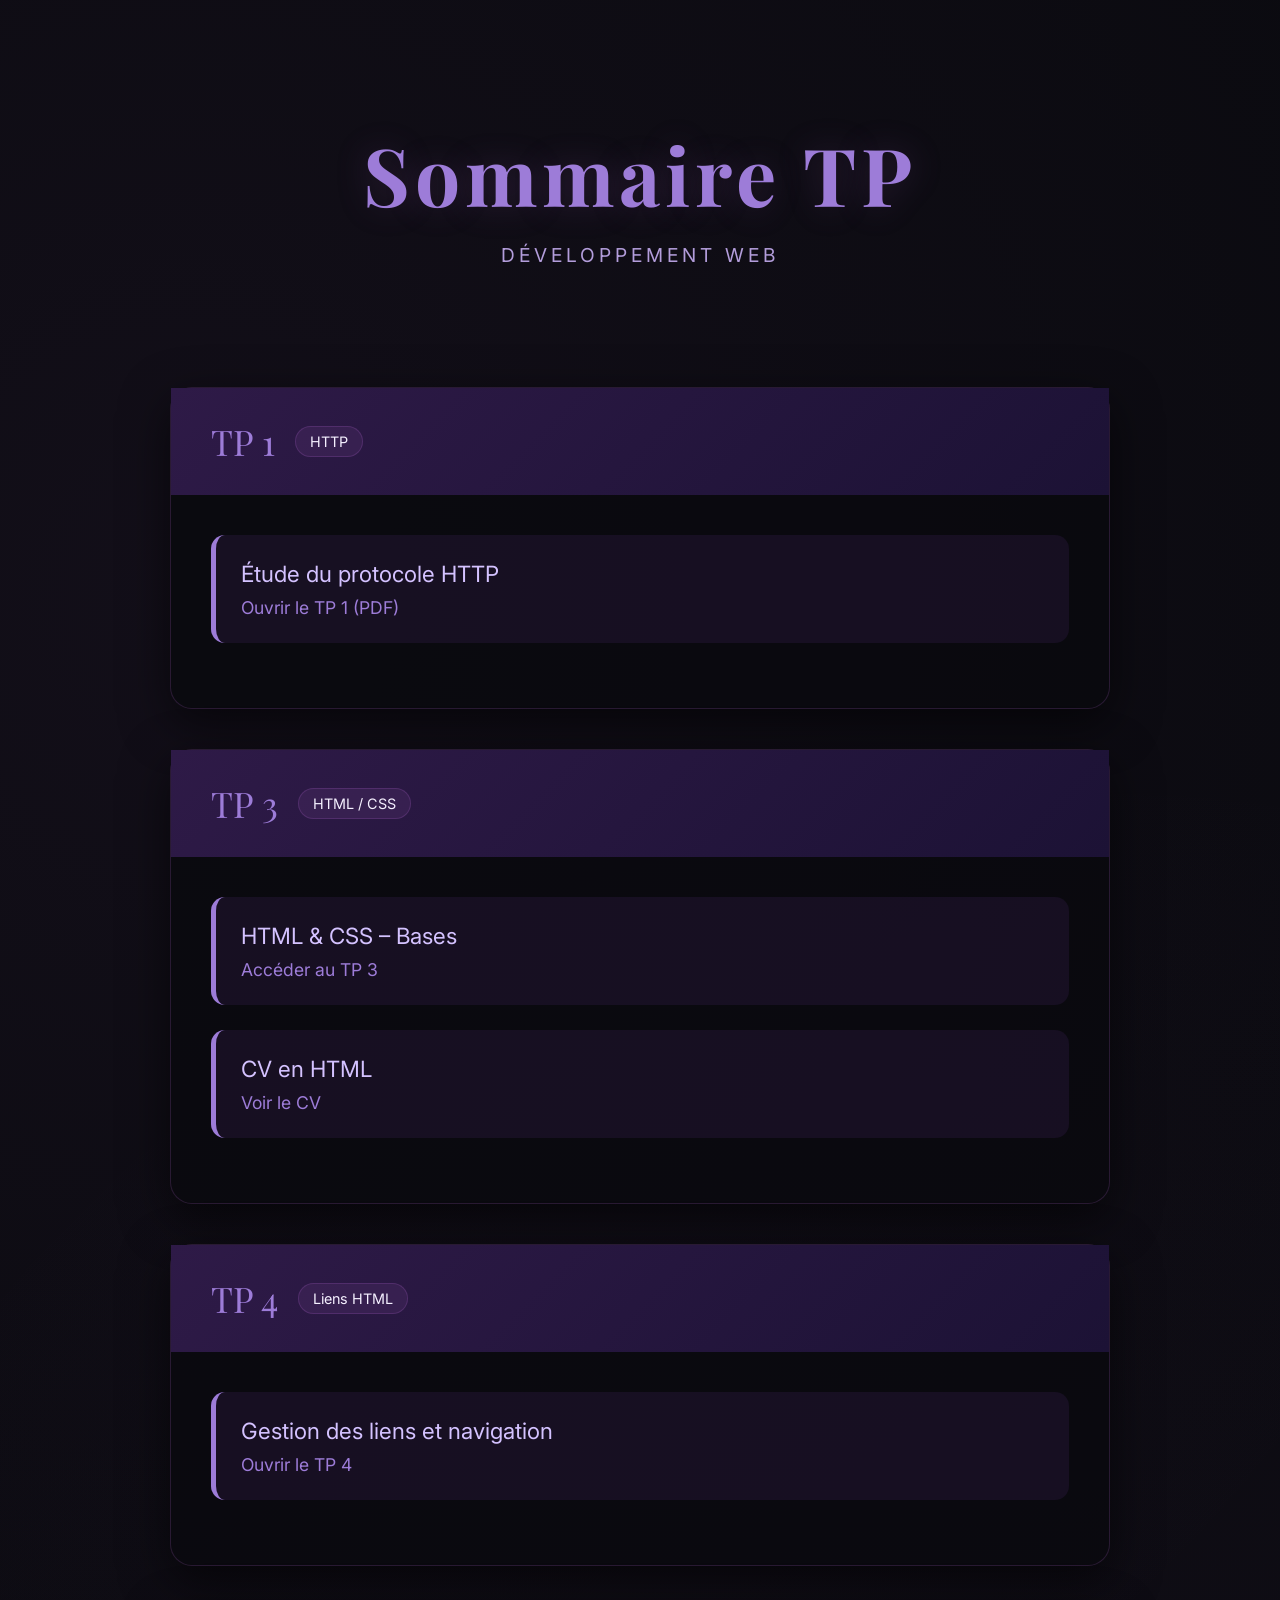
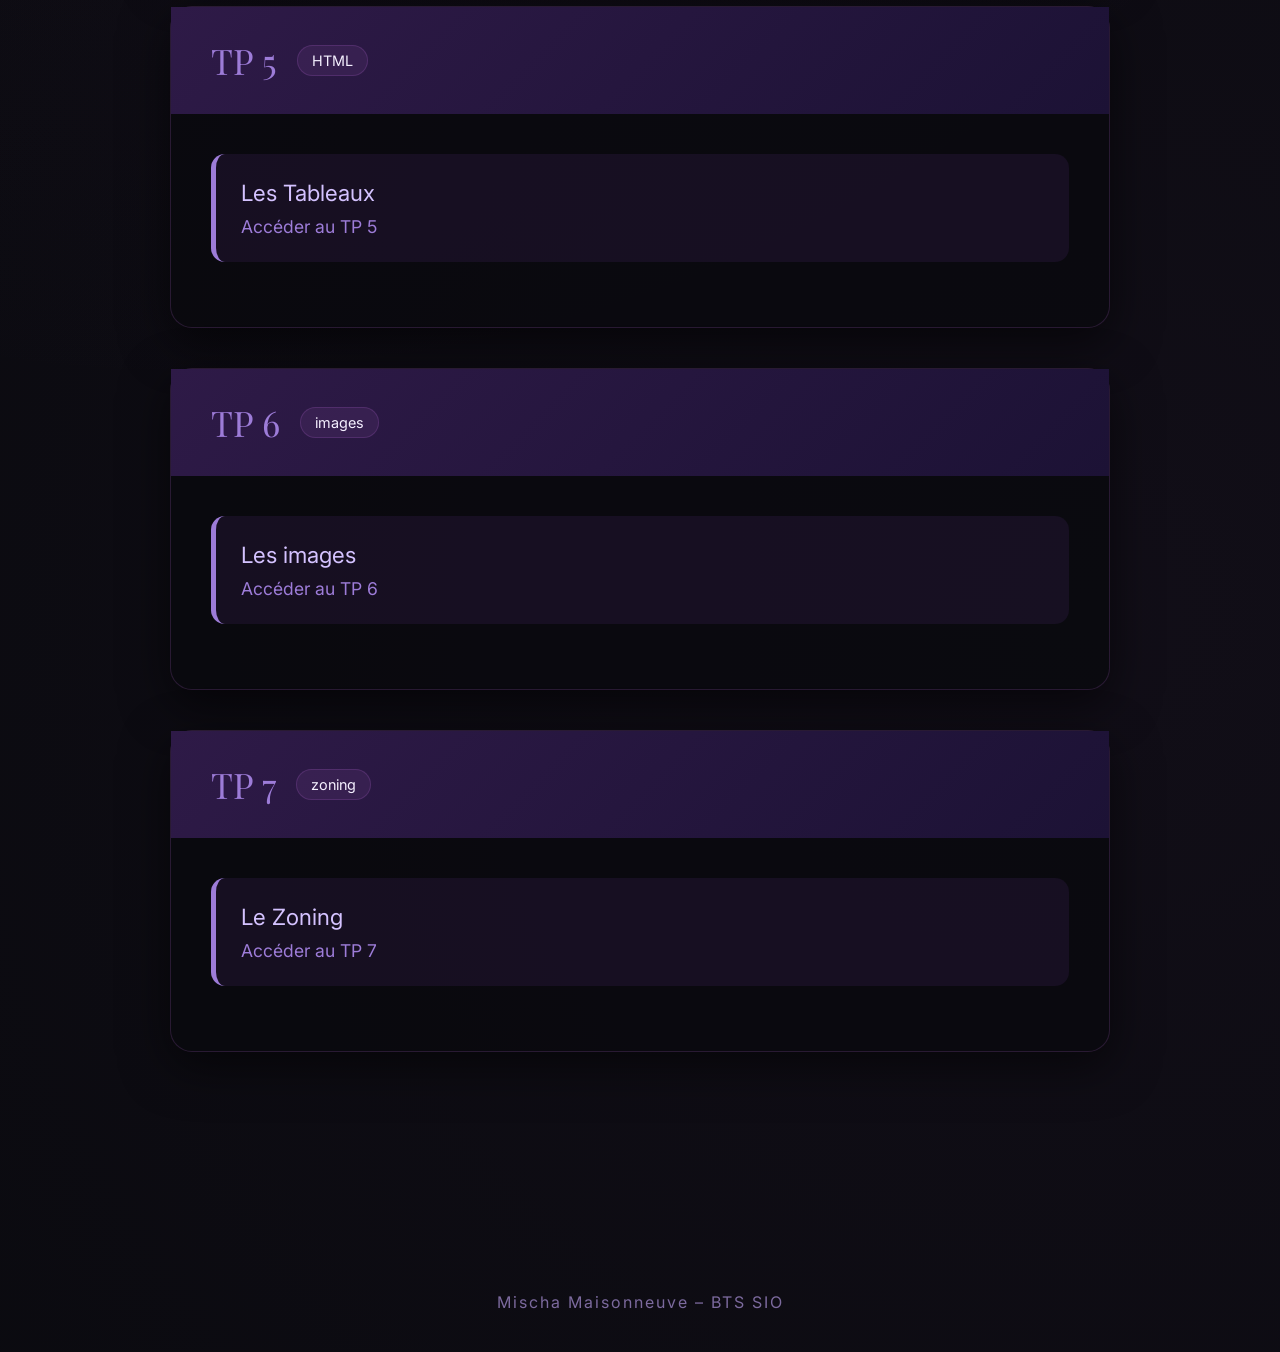
<file: index.html>
<!DOCTYPE html>
<html lang="fr">
<head>
  <meta charset="UTF-8" />
  <meta name="viewport" content="width=device-width, initial-scale=1.0"/>
  <title>Sommaire TP</title>

  <link rel="preconnect" href="https://fonts.googleapis.com">
  <link rel="preconnect" href="https://fonts.gstatic.com" crossorigin>
  <link href="https://fonts.googleapis.com/css2?family=Playfair+Display:wght@400;500;700&family=Inter:wght@300;400;500;600&display=swap" rel="stylesheet">

  <style>
    :root {
      --violet-deep:#2e1a47;
      --violet-main:#6b4e9e;
      --violet-accent:#9d7cd8;
      --violet-glow:#c9a8ff;
      --black-luxe:#0a0a0f;
      --cream-soft:#f5f0ff;
      --shadow-velvet:0 14px 48px rgba(0,0,0,0.55);
      --shadow-glow:0 0 35px rgba(155,89,182,0.22);
      --radius-xl:22px;
    }

    *{margin:0;padding:0;box-sizing:border-box}

    body{
      font-family:'Inter',sans-serif;
      background:var(--black-luxe);
      color:var(--cream-soft);
      min-height:100vh;
      background-image:
        radial-gradient(circle at 15% 20%, rgba(155,89,182,0.06) 0%, transparent 55%),
        radial-gradient(circle at 85% 75%, rgba(155,89,182,0.05) 0%, transparent 60%);
    }

    header{text-align:center;padding:120px 20px 80px}

    h1{
      font-family:'Playfair Display',serif;
      font-size:5rem;
      color:var(--violet-accent);
      letter-spacing:5px;
      text-shadow:var(--shadow-glow);
    }

    .subtitle{
      margin-top:1rem;
      font-size:1.2rem;
      letter-spacing:4px;
      text-transform:uppercase;
      color:#b39ddb;
    }

    .container{max-width:1000px;margin:auto;padding:0 30px 120px}

    .card{
      background:rgba(10,10,15,0.85);
      border:1px solid rgba(155,89,182,0.22);
      border-radius:var(--radius-xl);
      margin:40px 0;
      box-shadow:var(--shadow-velvet);
      transition:.5s;
    }

    .card:hover{
      transform:translateY(-15px);
      box-shadow:0 30px 80px rgba(0,0,0,.65);
    }

    .card-header{
      padding:30px 40px;
      background:linear-gradient(135deg,var(--violet-deep),#1c1235);
      display:flex;
      gap:20px;
      align-items:center;
    }

    .card-header span{
      font-family:'Playfair Display',serif;
      font-size:2.2rem;
      color:var(--violet-accent);
    }

    .tag{
      padding:6px 14px;
      border-radius:30px;
      background:rgba(155,89,182,0.12);
      border:1px solid rgba(155,89,182,0.25);
      font-size:.9rem;
    }

    .card-content{padding:40px}

    .tp-item{
      padding:25px;
      background:rgba(46,26,71,0.35);
      border-left:5px solid var(--violet-accent);
      border-radius:14px;
      margin-bottom:25px;
    }

    .tp-title{
      font-size:1.4rem;
      margin-bottom:10px;
      color:#d4c2ff;
    }

    .tp-link{
      color:var(--violet-accent);
      font-size:1.1rem;
      text-decoration:none;
    }

    .tp-link:hover{color:var(--violet-glow)}

    footer{
      text-align:center;
      padding:80px 20px 40px;
      color:#7c6a9e;
      letter-spacing:2px;
    }
  </style>
</head>

<body>

<header>
  <h1>Sommaire TP</h1>
  <div class="subtitle">Développement Web</div>
</header>

<div class="container">

  <div class="card">
    <div class="card-header">
      <span>TP 1</span>
      <div class="tag">HTTP</div>
    </div>
    <div class="card-content">
      <div class="tp-item">
        <div class="tp-title">Étude du protocole HTTP</div>
        <a class="tp-link" href="tp1/TP1_HTTP.pdf" target="_blank">
          Ouvrir le TP 1 (PDF)
        </a>
      </div>
    </div>
  </div>

  <div class="card">
    <div class="card-header">
      <span>TP 3</span>
      <div class="tag">HTML / CSS</div>
    </div>
    <div class="card-content">
      <div class="tp-item">
        <div class="tp-title">HTML & CSS – Bases</div>
        <a class="tp-link" href="tp3/index.html" target="_blank">
          Accéder au TP 3
        </a>
      </div>

      <div class="tp-item">
        <div class="tp-title">CV en HTML</div>
        <a class="tp-link" href="tp3/cv.html" target="_blank">
          Voir le CV
        </a>
      </div>
    </div>
  </div>

  <div class="card">
    <div class="card-header">
      <span>TP 4</span>
      <div class="tag">Liens HTML</div>
    </div>
    <div class="card-content">
      <div class="tp-item">
        <div class="tp-title">Gestion des liens et navigation</div>
        <a class="tp-link" href="tp4/index.html" target="_blank">
          Ouvrir le TP 4
        </a>
      </div>
    </div>
  </div>

  <div class="card">
    <div class="card-header">
      <span>TP 5</span>
      <div class="tag">HTML</div>
    </div>
    <div class="card-content">
      <div class="tp-item">
        <div class="tp-title">Les Tableaux</div>
        <a class="tp-link" href="tp5/index.html" target="_blank">
          Accéder au TP 5
        </a>
      </div>
    </div>
  </div>

  <div class="card">
    <div class="card-header">
      <span>TP 6</span>
      <div class="tag">images</div>
    </div>
    <div class="card-content">
      <div class="tp-item">
        <div class="tp-title">Les images</div>
        <a class="tp-link" href="tp6/index.html" target="_blank">
          Accéder au TP 6
        </a>
      </div>
    </div>
  </div>

  <div class="card">
    <div class="card-header">
      <span>TP 7</span>
      <div class="tag">zoning</div>
    </div>
    <div class="card-content">
      <div class="tp-item">
        <div class="tp-title">Le Zoning</div>
        <a class="tp-link" href="tp7/index.html" target="_blank">
          Accéder au TP 7
        </a>
      </div>
    </div>
  </div>

</div>

<footer>
  Mischa Maisonneuve – BTS SIO
</footer>

</body>
</html>
</file>
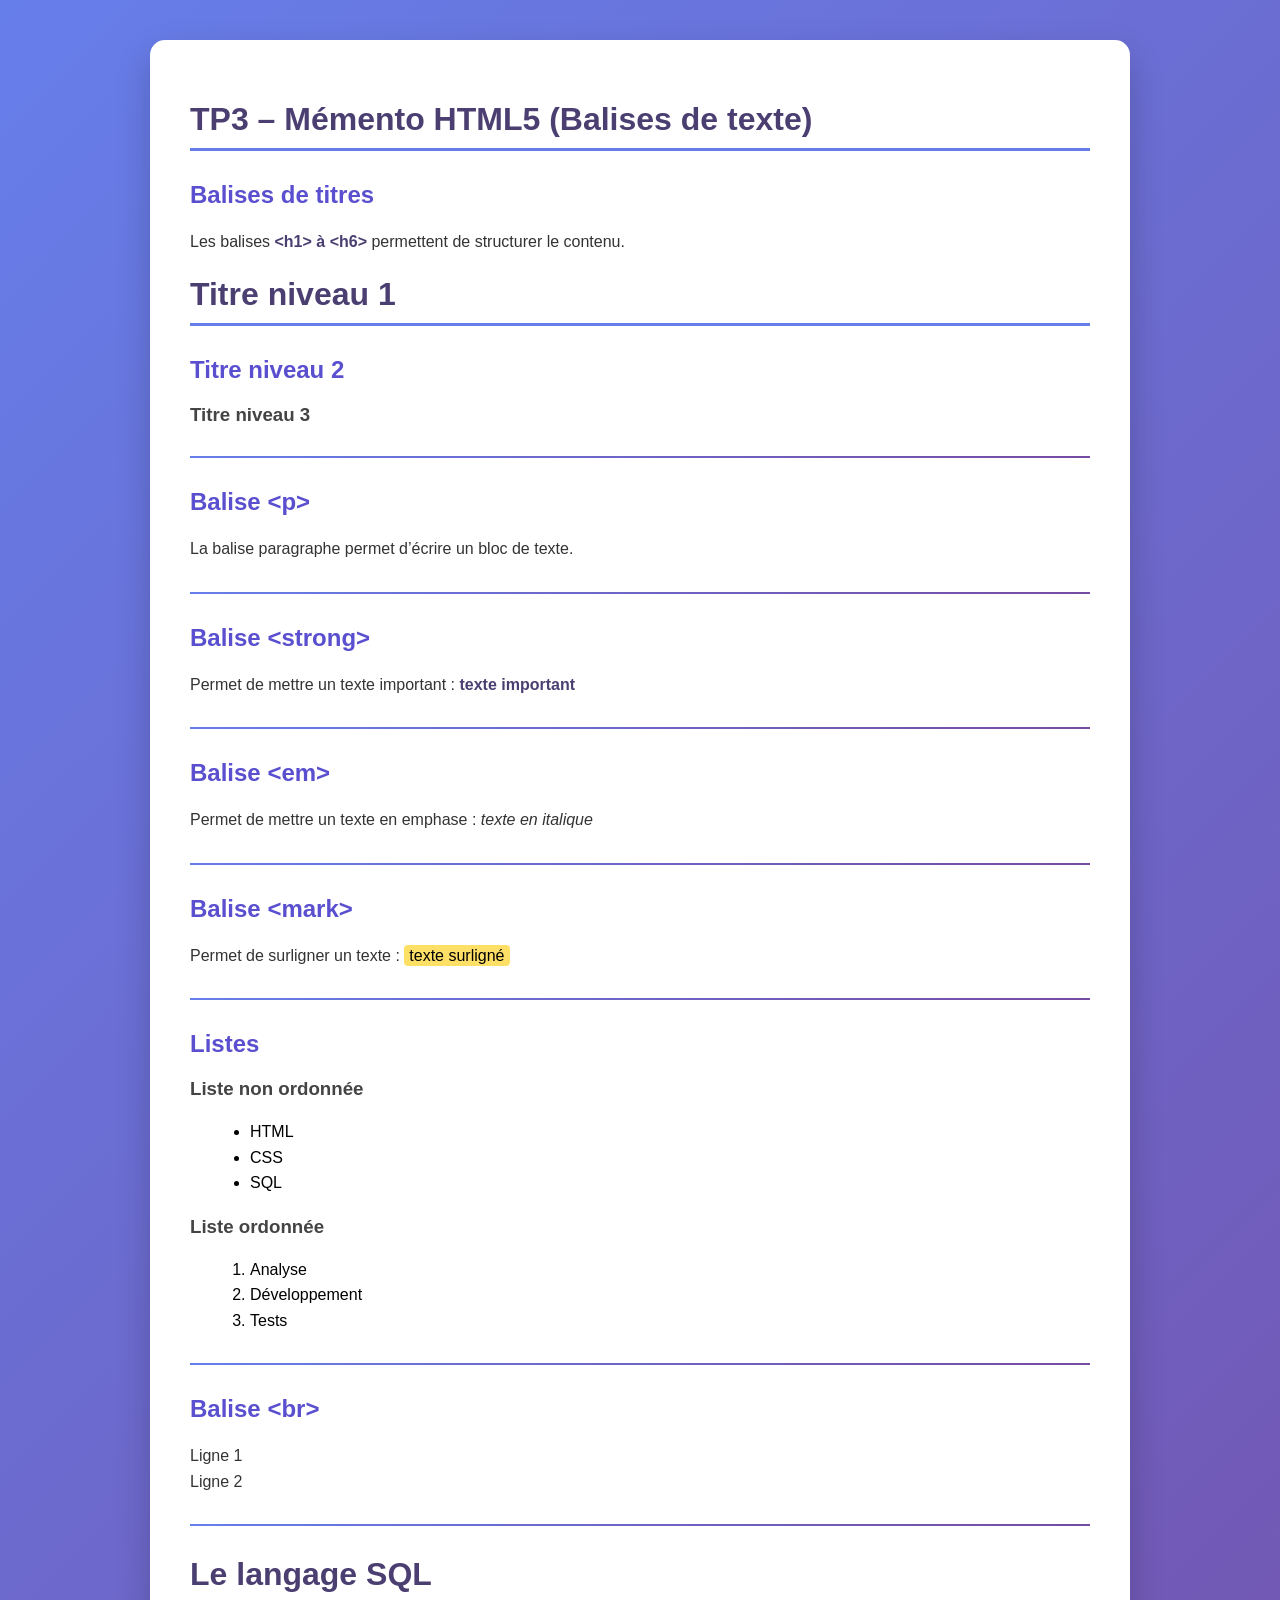
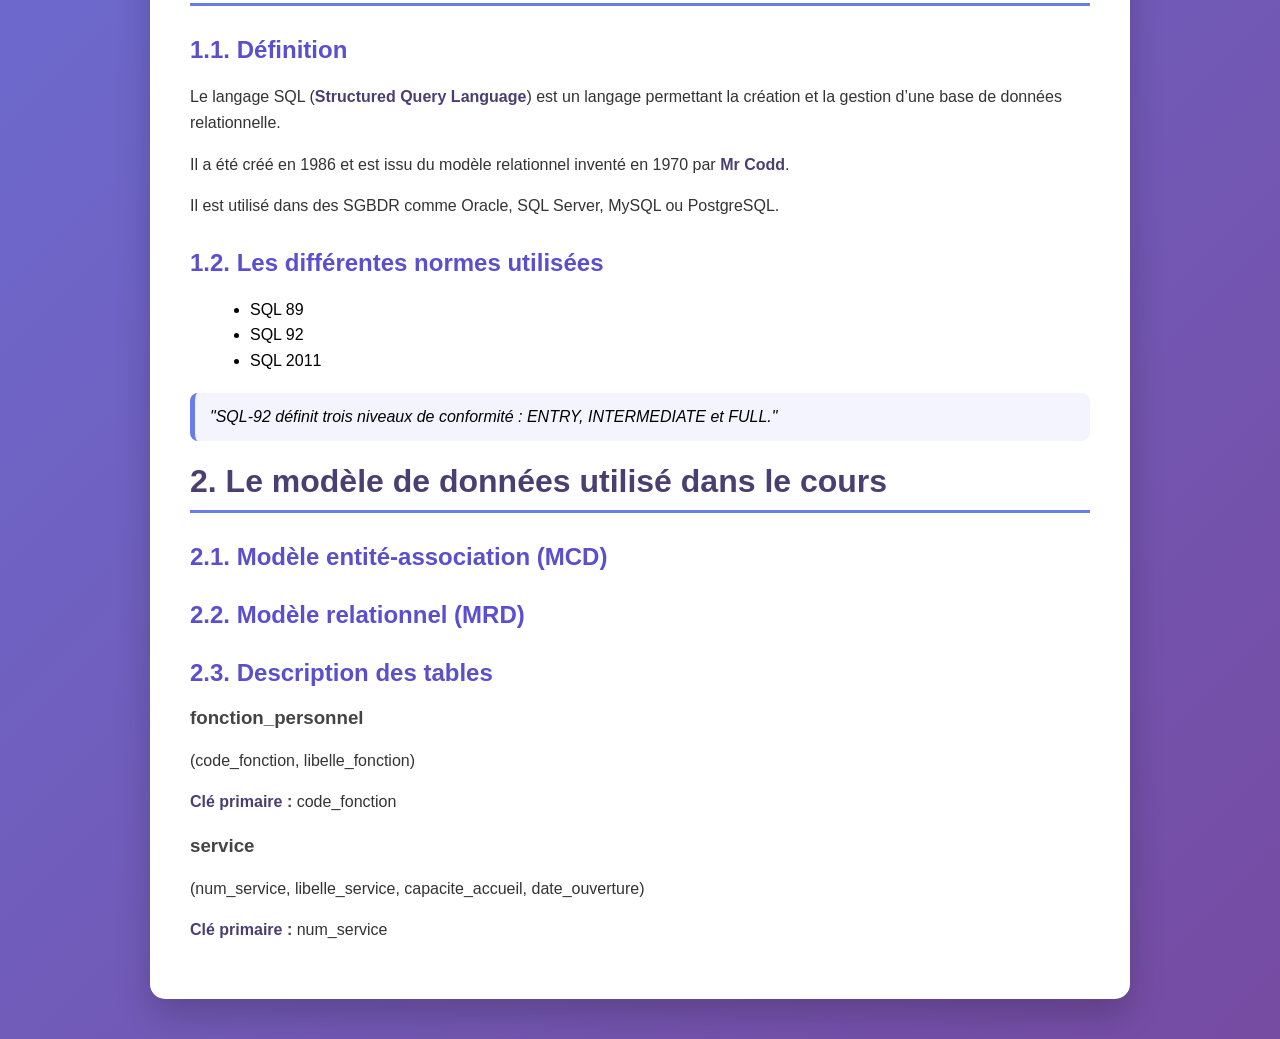
<file: tp3/index.html>
<!DOCTYPE html>
<html lang="fr">
<head>
    <meta charset="UTF-8">
    <title>TP3 HTML5 - BTS SIO</title>

    <style>
        body {
            font-family: 'Segoe UI', Tahoma, sans-serif;
            background: linear-gradient(135deg, #667eea, #764ba2);
            margin: 0;
            padding: 40px 20px;
        }

        .container {
            max-width: 900px;
            margin: auto;
            background: white;
            padding: 40px;
            border-radius: 15px;
            box-shadow: 0 15px 35px rgba(0, 0, 0, 0.2);
        }

        h1 {
            color: #4b3f72;
            border-bottom: 3px solid #667eea;
            padding-bottom: 10px;
        }

        h2 {
            color: #5a4fcf;
            margin-top: 30px;
        }

        h3 {
            color: #444;
            margin-top: 20px;
        }

        p {
            line-height: 1.6;
            color: #333;
        }

        hr {
            margin: 30px 0;
            border: none;
            height: 2px;
            background: linear-gradient(to right, #667eea, #764ba2);
        }

        ul, ol {
            margin-left: 20px;
            line-height: 1.6;
        }

        blockquote {
            background-color: #f3f4ff;
            border-left: 5px solid #667eea;
            padding: 15px;
            border-radius: 8px;
            margin: 20px 0;
            font-style: italic;
        }

        strong {
            color: #4b3f72;
        }

        mark {
            background-color: #ffe066;
            padding: 2px 5px;
            border-radius: 4px;
        }
    </style>
</head>

<body>

<div class="container">

<h1>TP3 – Mémento HTML5 (Balises de texte)</h1>

<h2>Balises de titres</h2>
<p>Les balises <strong>&lt;h1&gt; à &lt;h6&gt;</strong> permettent de structurer le contenu.</p>

<h1>Titre niveau 1</h1>
<h2>Titre niveau 2</h2>
<h3>Titre niveau 3</h3>

<hr>

<h2>Balise &lt;p&gt;</h2>
<p>La balise paragraphe permet d’écrire un bloc de texte.</p>

<hr>

<h2>Balise &lt;strong&gt;</h2>
<p>Permet de mettre un texte important : <strong>texte important</strong></p>

<hr>

<h2>Balise &lt;em&gt;</h2>
<p>Permet de mettre un texte en emphase : <em>texte en italique</em></p>

<hr>

<h2>Balise &lt;mark&gt;</h2>
<p>Permet de surligner un texte : <mark>texte surligné</mark></p>

<hr>

<h2>Listes</h2>

<h3>Liste non ordonnée</h3>
<ul>
    <li>HTML</li>
    <li>CSS</li>
    <li>SQL</li>
</ul>

<h3>Liste ordonnée</h3>
<ol>
    <li>Analyse</li>
    <li>Développement</li>
    <li>Tests</li>
</ol>

<hr>

<h2>Balise &lt;br&gt;</h2>
<p>Ligne 1<br>Ligne 2</p>

<hr>

<h1>Le langage SQL</h1>

<h2>1.1. Définition</h2>

<p>
Le langage SQL (<strong>Structured Query Language</strong>) est un langage permettant la création et la gestion d’une base de données relationnelle.
</p>

<p>
Il a été créé en 1986 et est issu du modèle relationnel inventé en 1970 par <strong>Mr Codd</strong>.
</p>

<p>
Il est utilisé dans des SGBDR comme Oracle, SQL Server, MySQL ou PostgreSQL.
</p>

<h2>1.2. Les différentes normes utilisées</h2>

<ul>
    <li>SQL 89</li>
    <li>SQL 92</li>
    <li>SQL 2011</li>
</ul>

<blockquote>
"SQL-92 définit trois niveaux de conformité : ENTRY, INTERMEDIATE et FULL."
</blockquote>

<h1>2. Le modèle de données utilisé dans le cours</h1>

<h2>2.1. Modèle entité-association (MCD)</h2>
<h2>2.2. Modèle relationnel (MRD)</h2>

<h2>2.3. Description des tables</h2>

<h3>fonction_personnel</h3>
<p>(code_fonction, libelle_fonction)</p>
<p><strong>Clé primaire :</strong> code_fonction</p>

<h3>service</h3>
<p>(num_service, libelle_service, capacite_accueil, date_ouverture)</p>
<p><strong>Clé primaire :</strong> num_service</p>

</div>

</body>
</html>
</file>
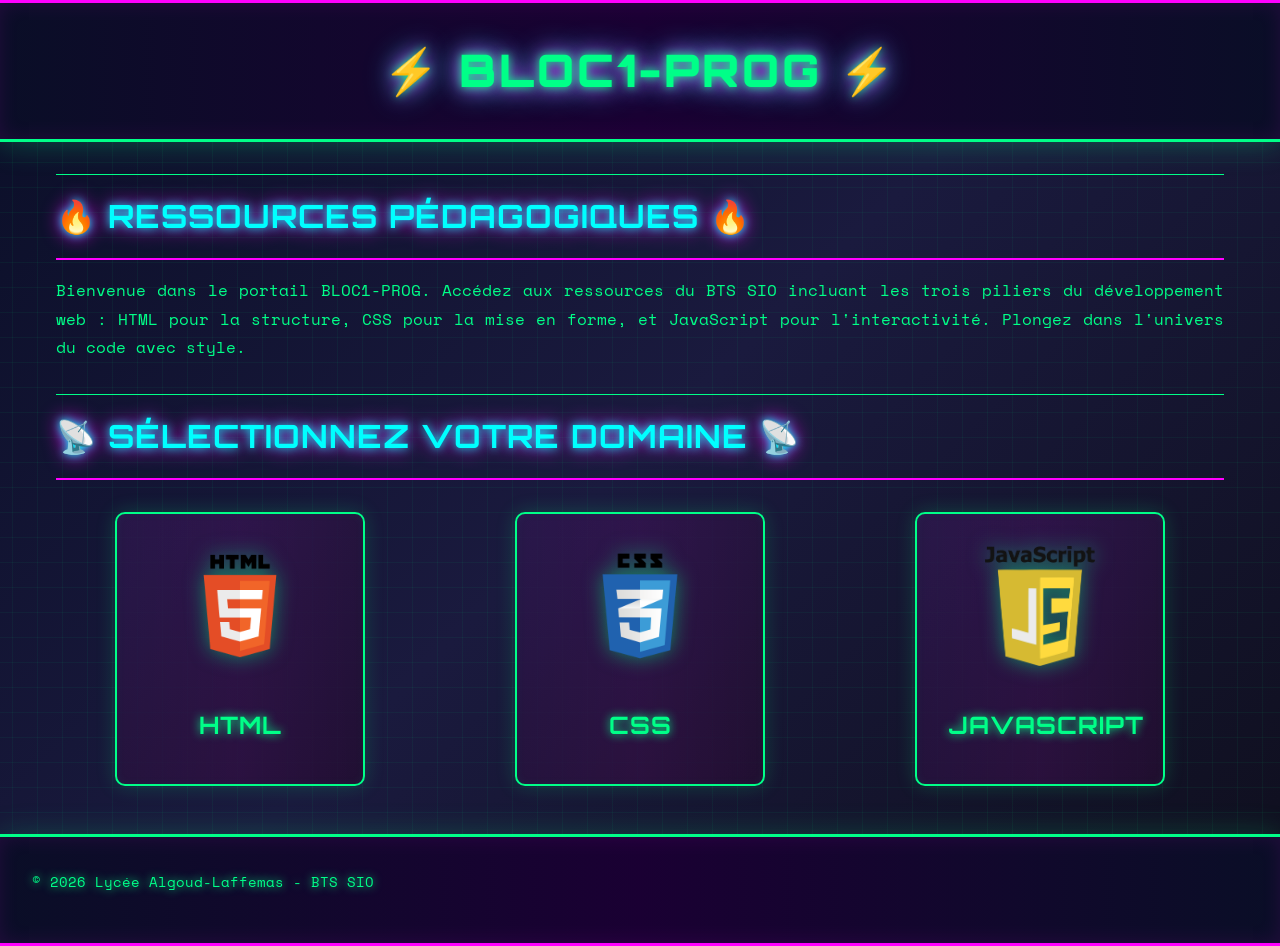
<file: tp4/index.html>
<!DOCTYPE html>
<html lang="fr">
<head>
    <meta charset="UTF-8">
    <meta name="viewport" content="width=device-width, initial-scale=1.0">
    <title>Bloc1-Prog - Accueil</title>
    <link rel="stylesheet" href="Style/style.css">
</head>
<body>
    <header>
        <h1>⚡ BLOC1-PROG ⚡</h1>
    </header>

    <main>
        <section id="descriptif">
            <h2>🔥 RESSOURCES PÉDAGOGIQUES 🔥</h2>
            <p>Bienvenue dans le portail BLOC1-PROG. Accédez aux ressources du BTS SIO incluant les trois piliers du développement web : HTML pour la structure, CSS pour la mise en forme, et JavaScript pour l'interactivité. Plongez dans l'univers du code avec style.</p>
        </section>

        <section id="sommaire">
            <h2>📡 SÉLECTIONNEZ VOTRE DOMAINE 📡</h2>
            <div class="cours-grid">
                <div class="cours-item">
                    <a href="Docs/html.html">
                        <img src="Image/html.png" alt="HTML Logo" class="logo">
                        <h3>HTML</h3>
                    </a>
                </div>
                <div class="cours-item">
                    <a href="Docs/css.html">
                        <img src="Image/css.png" alt="CSS Logo" class="logo">
                        <h3>CSS</h3>
                    </a>
                </div>
                <div class="cours-item">
                    <a href="Docs/js.html">
                        <img src="Image/js.png" alt="JavaScript Logo" class="logo">
                        <h3>JAVASCRIPT</h3>
                    </a>
                </div>
            </div>
        </section>
    </main>

    <footer>
        <p>&copy; 2026 Lycée Algoud-Laffemas - BTS SIO</p>
    </footer>
</body>
</html>
</file>
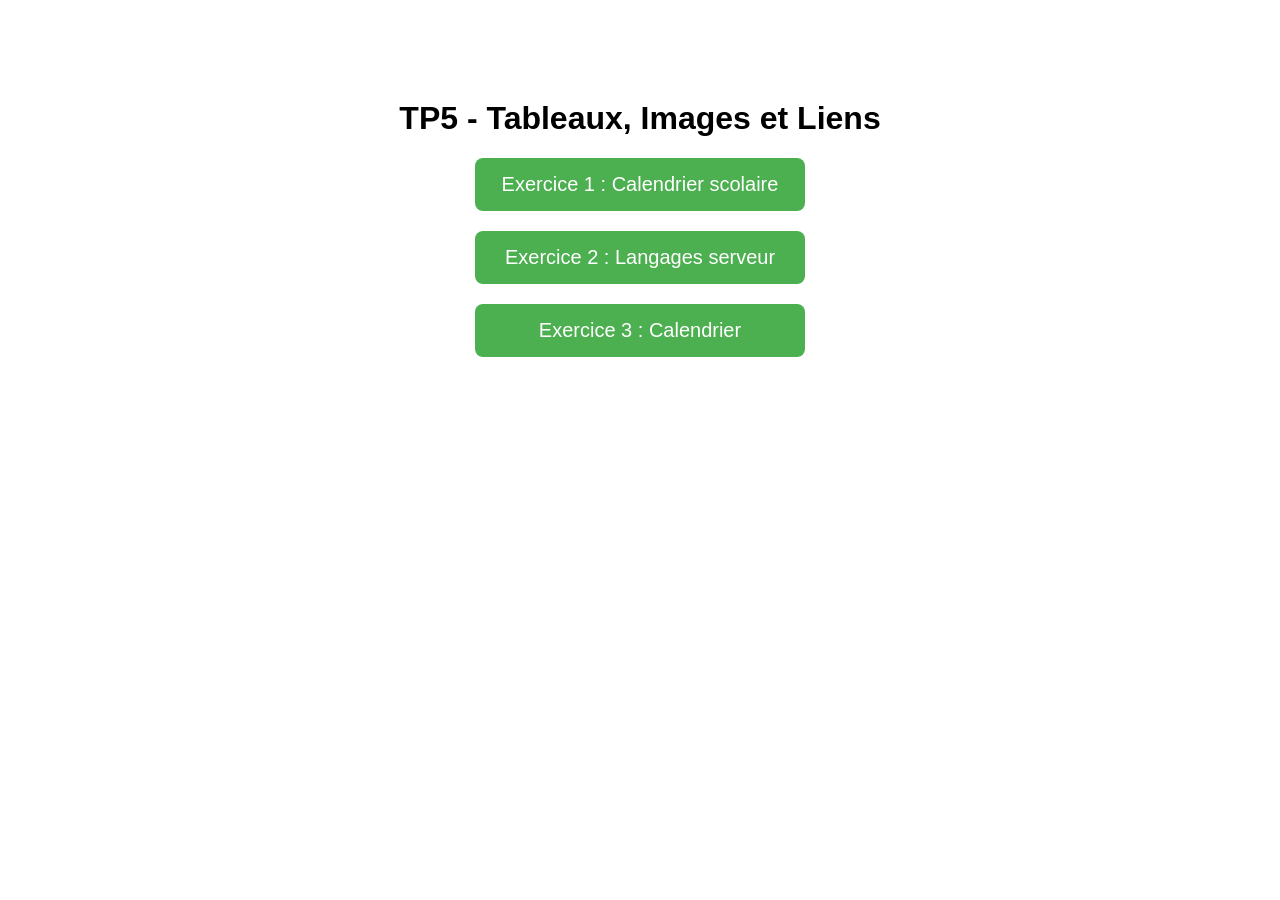
<file: tp5/index.html>
<!DOCTYPE html>
<html lang="fr">
<head>
<meta charset="UTF-8">
<title>TP5</title>

<style>

body{
font-family:sans-serif;
text-align:center;
margin-top:100px;
}

a{
display:block;
width:300px;
margin:20px auto;
padding:15px;
background:#4CAF50;
color:white;
text-decoration:none;
font-size:20px;
border-radius:8px;
}

a:hover{
background:#2e7d32;
}

</style>

</head>

<body>

<h1>TP5 - Tableaux, Images et Liens</h1>

<a href="exo1.html">Exercice 1 : Calendrier scolaire</a>
<a href="exo2.html">Exercice 2 : Langages serveur</a>
<a href="exo3.html">Exercice 3 : Calendrier</a>

</body>
</html>
</file>
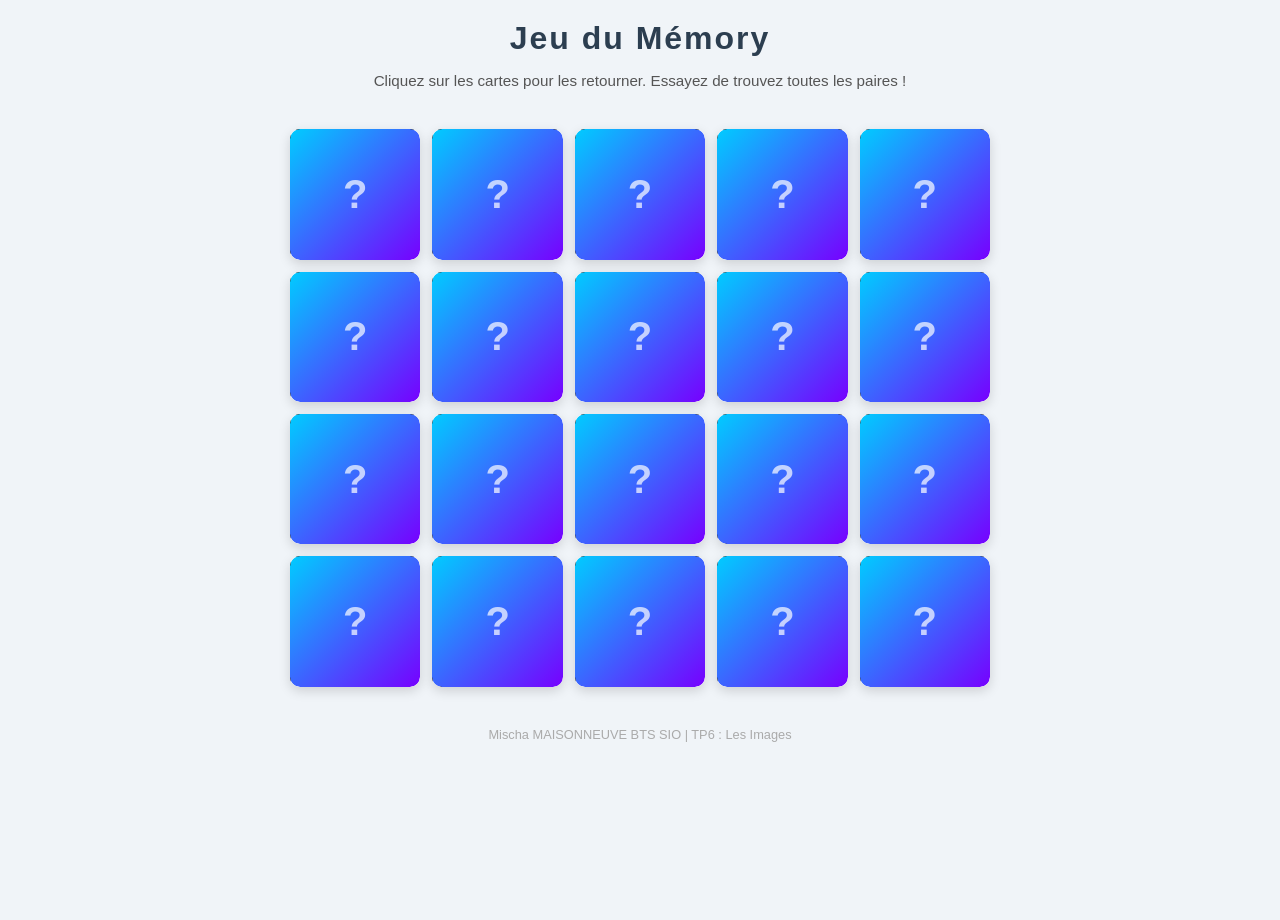
<file: tp6/index.html>
<!DOCTYPE html>
<html lang="fr">
<head>
  <meta charset="UTF-8">
  <meta name="viewport" content="width=device-width, initial-scale=1.0">
  <title>Jeu du Mémory</title>
  <link rel="stylesheet" href="style.css">
</head>
<body>

  <h1> Jeu du Mémory</h1>
  <p class="instructions">Cliquez sur les cartes pour les retourner. Essayez de trouvez toutes les paires !</p>

  <div class="memory-grid">

    <div class="card">
      <input type="checkbox" id="c1">
      <img src="assets\Image\alpine-forget-me-not.png" alt="Fleure 1">
      <div class="face-cachee"></div>
      <label for="c1"></label>
    </div>

    <div class="card">
      <input type="checkbox" id="c2">
      <img src="assets\Image\aster.png" alt="Fleure 3">
      <div class="face-cachee"></div>
      <label for="c2"></label>
    </div>

    <div class="card">
      <input type="checkbox" id="c3">
      <img src="assets\Image\dahlia.png" alt="Fleure 5">
      <div class="face-cachee"></div>
      <label for="c3"></label>
    </div>

    <div class="card">
      <input type="checkbox" id="c4">
      <img src="assets\Image\anemone.png" alt="Fleure 2">
      <div class="face-cachee"></div>
      <label for="c4"></label>
    </div>

    <div class="card">
      <input type="checkbox" id="c5">
      <img src="assets\Image\chrysanthemum.png" alt="Fleure 4">
      <div class="face-cachee"></div>
      <label for="c5"></label>
    </div>


    <div class="card">
      <input type="checkbox" id="c6">
      <img src="assets\Image\anemone.png" alt="Fleure 2">
      <div class="face-cachee"></div>
      <label for="c6"></label>
    </div>

    <div class="card">
      <input type="checkbox" id="c7">
      <img src="assets\Image\dahlia.png" alt="Fleure 5">
      <div class="face-cachee"></div>
      <label for="c7"></label>
    </div>

    <div class="card">
      <input type="checkbox" id="c8">
      <img src="assets\Image\alpine-forget-me-not.png" alt="Fleure 1">
      <div class="face-cachee"></div>
      <label for="c8"></label>
    </div>

    <div class="card">
      <input type="checkbox" id="c9">
      <img src="assets\Image\garlic-mustard.png" alt="Fleure 7">
      <div class="face-cachee"></div>
      <label for="c9"></label>
    </div>

    <div class="card">
      <input type="checkbox" id="c10">
      <img src="assets\Image\daisy.png" alt="Fleure 6">
      <div class="face-cachee"></div>
      <label for="c10"></label>
    </div>


    <div class="card">
      <input type="checkbox" id="c11">
      <img src="assets\Image\lavender.png" alt="Fleure 8">
      <div class="face-cachee"></div>
      <label for="c11"></label>
    </div>

    <div class="card">
      <input type="checkbox" id="c12">
      <img src="assets\Image\daisy.png" alt="Fleure 6">
      <div class="face-cachee"></div>
      <label for="c12"></label>
    </div>

    <div class="card">
      <input type="checkbox" id="c13">
      <img src="assets\Image\strawberry-blossoms.png" alt="Fleure 10">
      <div class="face-cachee"></div>
      <label for="c13"></label>
    </div>

    <div class="card">
      <input type="checkbox" id="c14">
      <img src="assets\Image\lily.png" alt="Fleure 9">
      <div class="face-cachee"></div>
      <label for="c14"></label>
    </div>

    <div class="card">
      <input type="checkbox" id="c15">
      <img src="assets\Image\aster.png" alt="Fleure 3">
      <div class="face-cachee"></div>
      <label for="c15"></label>
    </div>


    <div class="card">
      <input type="checkbox" id="c16">
      <img src="assets\Image\chrysanthemum.png" alt="Fleure 4">
      <div class="face-cachee"></div>
      <label for="c16"></label>
    </div>

    <div class="card">
      <input type="checkbox" id="c17">
      <img src="assets\Image\lily.png" alt="Fleure 9">
      <div class="face-cachee"></div>
      <label for="c17"></label>
    </div>

    <div class="card">
      <input type="checkbox" id="c18">
      <img src="assets\Image\lavender.png" alt="Fleure 8">
      <div class="face-cachee"></div>
      <label for="c18"></label>
    </div>

    <div class="card">
      <input type="checkbox" id="c19">
      <img src="assets\Image\strawberry-blossoms.png" alt="Fleure 10">
      <div class="face-cachee"></div>
      <label for="c19"></label>
    </div>

    <div class="card">
      <input type="checkbox" id="c20">
      <img src="assets\Image\garlic-mustard.png" alt="Fleure 7">
      <div class="face-cachee"></div>
      <label for="c20"></label>
    </div>

  </div>

  <footer>Mischa MAISONNEUVE BTS SIO | TP6 : Les Images </footer>

</body>
</html>
</file>
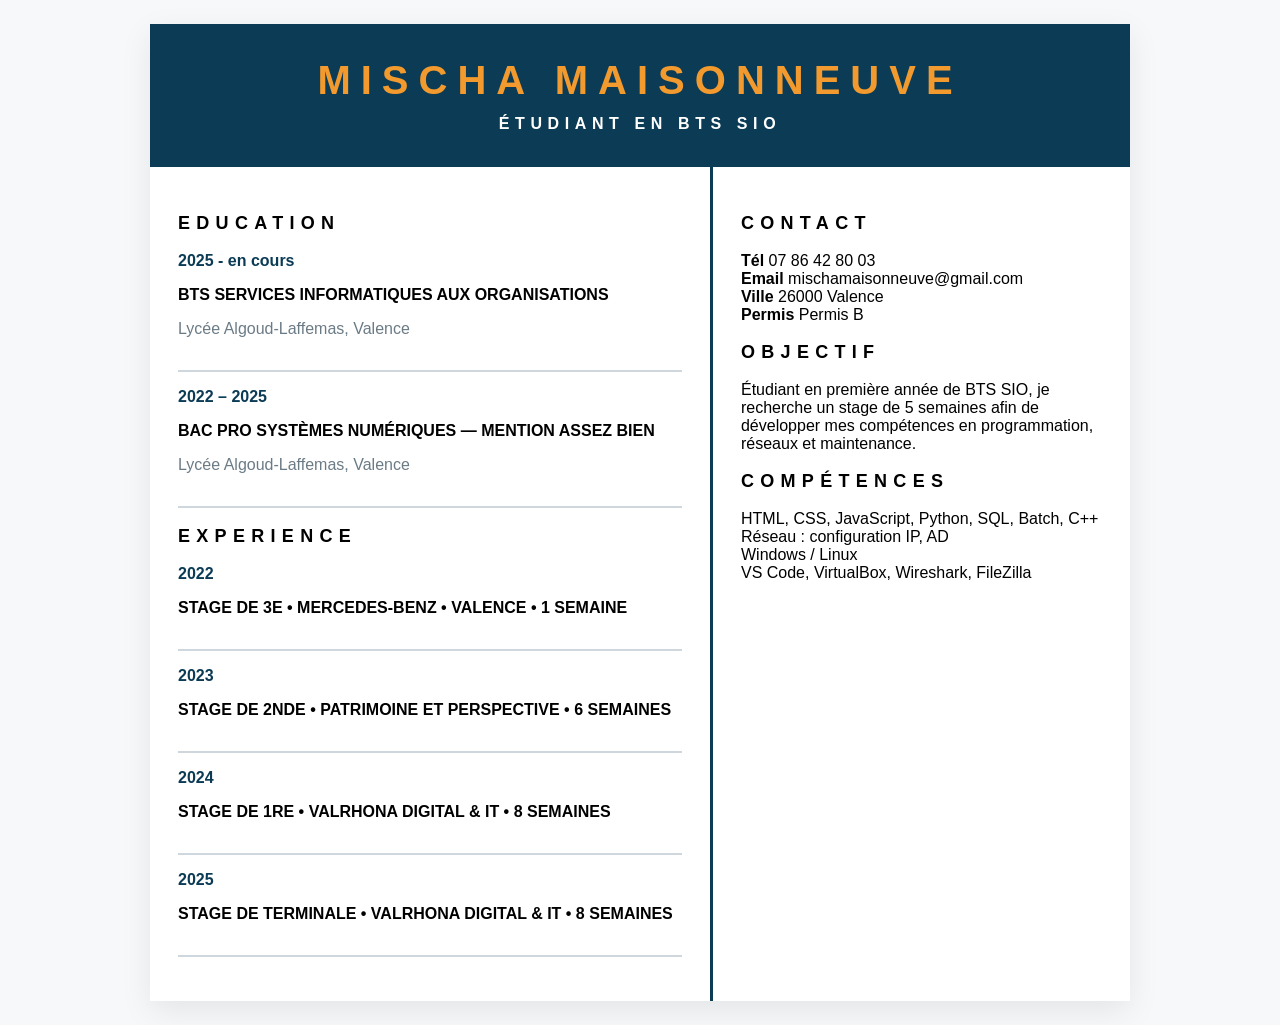
<file: tp3/cv.html>
<!doctype html>
<html lang="fr">
<head>
  <meta charset="utf-8" />
  <meta name="viewport" content="width=device-width, initial-scale=1" />
  <title>CV — Mischa Maisonneuve</title>
  <base href="./">
  <link rel="stylesheet" href="./style.css">
</head>

<body>
  <div class="page">
    <header>
      <h1>MISCHA MAISONNEUVE</h1>
      <h2>ÉTUDIANT EN BTS SIO</h2>
    </header>

    <main>
      <div class="col-left">
        <section>
          <h3 class="titre-section">EDUCATION</h3>
          <article class="bloc">
            <p class="periode">2025 - en cours</p>
            <p class="intitule">BTS SERVICES INFORMATIQUES AUX ORGANISATIONS</p>
            <p class="lieu">Lycée Algoud-Laffemas, Valence</p>
          </article>
          <article class="bloc">
            <p class="periode">2022 – 2025</p>
            <p class="intitule">BAC PRO SYSTÈMES NUMÉRIQUES — Mention assez bien</p>
            <p class="lieu">Lycée Algoud-Laffemas, Valence</p>
          </article>
        </section>

        <section>
          <h3 class="titre-section">EXPERIENCE</h3>
          <article class="bloc">
            <p class="periode">2022</p>
            <p class="intitule">Stage de 3e • Mercedes-Benz • Valence • 1 semaine</p>
          </article>
          <article class="bloc">
            <p class="periode">2023</p>
            <p class="intitule">Stage de 2nde • Patrimoine et Perspective • 6 semaines</p>
          </article>
          <article class="bloc">
            <p class="periode">2024</p>
            <p class="intitule">Stage de 1re • Valrhona Digital & IT • 8 semaines</p>
          </article>
          <article class="bloc">
            <p class="periode">2025</p>
            <p class="intitule">Stage de Terminale • Valrhona Digital & IT • 8 semaines</p>
          </article>
        </section>
      </div>

      <aside class="col-right">
        <section class="contact">
          <h3 class="titre-section">CONTACT</h3>
          <ul>
            <li><strong>Tél</strong> 07 86 42 80 03</li>
            <li><strong>Email</strong> mischamaisonneuve@gmail.com</li>
            <li><strong>Ville</strong> 26000 Valence</li>
            <li><strong>Permis</strong> Permis B</li>
          </ul>
        </section>

        <section>
          <h3 class="titre-section">OBJECTIF</h3>
          <p>
            Étudiant en première année de BTS SIO, je recherche un stage de 5 semaines afin de
            développer mes compétences en programmation, réseaux et maintenance.
          </p>
        </section>

        <section>
          <h3 class="titre-section">COMPÉTENCES</h3>
          <p>
            HTML, CSS, JavaScript, Python, SQL, Batch, C++<br>
            Réseau : configuration IP, AD<br>
            Windows / Linux<br>
            VS Code, VirtualBox, Wireshark, FileZilla
          </p>
        </section>
      </aside>
    </main>
  </div>
</body>
</html>
</file>
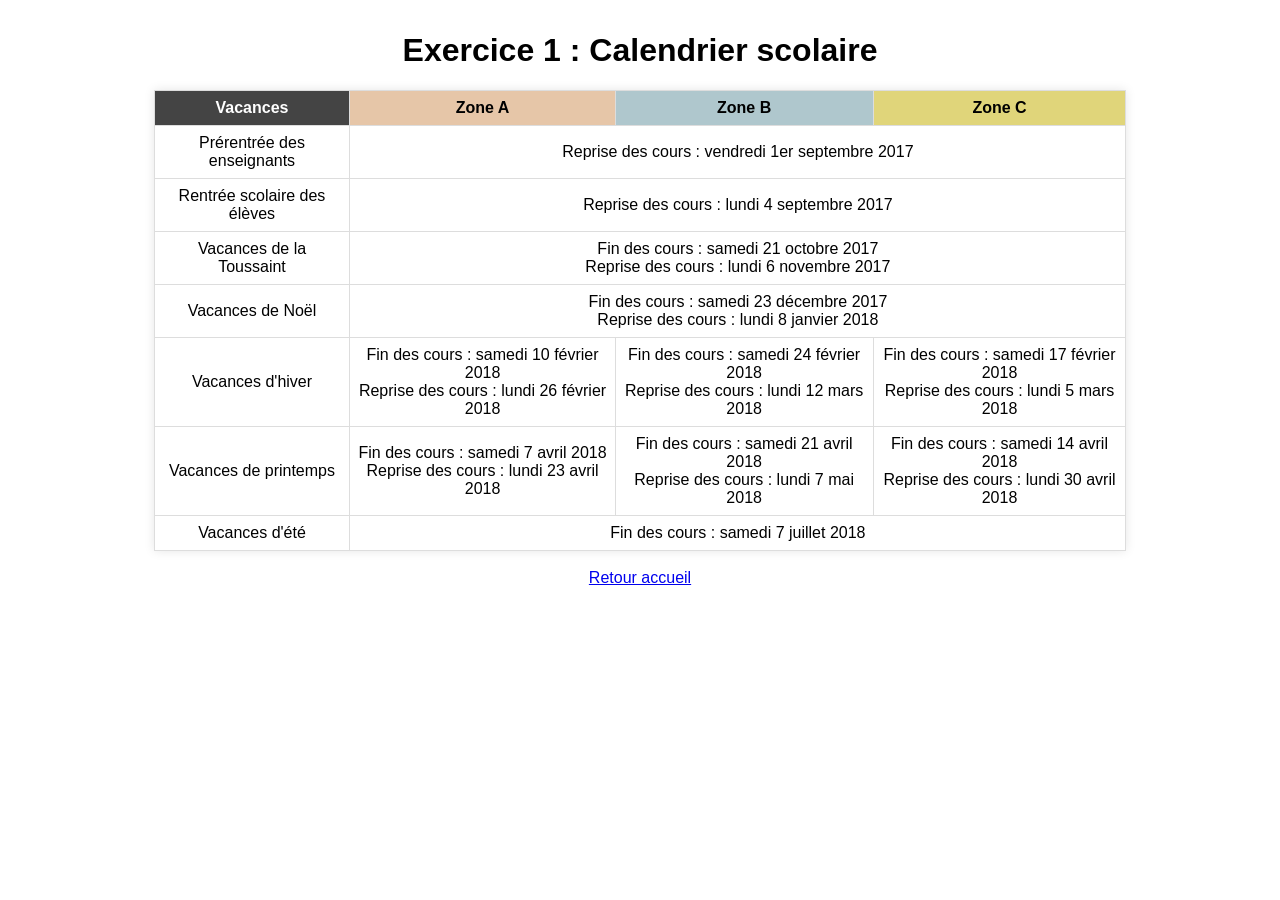
<file: tp5/exo1.html>
<!DOCTYPE html>
<html lang="fr">
<head>
<meta charset="UTF-8">
<title>Exercice 1 : Calendrier scolaire</title>

<style>

body{
font-family:sans-serif;
margin:2em;
}

h1{
text-align:center;
}

table{
border-collapse:collapse;
width:80%;
margin:auto;
box-shadow:0 0 10px rgba(0,0,0,0.1);
}

th,td{
border:1px solid #ddd;
padding:8px;
text-align:center;
}

.header{
background:#444;
color:white;
}

.zone-a{
background:#E6C6A8;
}

.zone-b{
background:#AFC7CD;
}

.zone-c{
background:#E0D57A;
}

</style>

</head>

<body>

<h1>Exercice 1 : Calendrier scolaire</h1>

<table>

<tr>
<th class="header">Vacances</th>
<th class="zone-a">Zone A</th>
<th class="zone-b">Zone B</th>
<th class="zone-c">Zone C</th>
</tr>

<tr>
<td>Prérentrée des enseignants</td>
<td colspan="3">Reprise des cours : vendredi 1er septembre 2017</td>
</tr>

<tr>
<td>Rentrée scolaire des élèves</td>
<td colspan="3">Reprise des cours : lundi 4 septembre 2017</td>
</tr>

<tr>
<td>Vacances de la Toussaint</td>
<td colspan="3">
Fin des cours : samedi 21 octobre 2017<br>
Reprise des cours : lundi 6 novembre 2017
</td>
</tr>

<tr>
<td>Vacances de Noël</td>
<td colspan="3">
Fin des cours : samedi 23 décembre 2017<br>
Reprise des cours : lundi 8 janvier 2018
</td>
</tr>

<tr>
<td>Vacances d'hiver</td>

<td>
Fin des cours : samedi 10 février 2018<br>
Reprise des cours : lundi 26 février 2018
</td>

<td>
Fin des cours : samedi 24 février 2018<br>
Reprise des cours : lundi 12 mars 2018
</td>

<td>
Fin des cours : samedi 17 février 2018<br>
Reprise des cours : lundi 5 mars 2018
</td>

</tr>

<tr>
<td>Vacances de printemps</td>

<td>
Fin des cours : samedi 7 avril 2018<br>
Reprise des cours : lundi 23 avril 2018
</td>

<td>
Fin des cours : samedi 21 avril 2018<br>
Reprise des cours : lundi 7 mai 2018
</td>

<td>
Fin des cours : samedi 14 avril 2018<br>
Reprise des cours : lundi 30 avril 2018
</td>

</tr>

<tr>
<td>Vacances d'été</td>
<td colspan="3">
Fin des cours : samedi 7 juillet 2018
</td>
</tr>

</table>

<br>

<center>
<a href="index.html">Retour accueil</a>
</center>

</body>
</html>
</file>
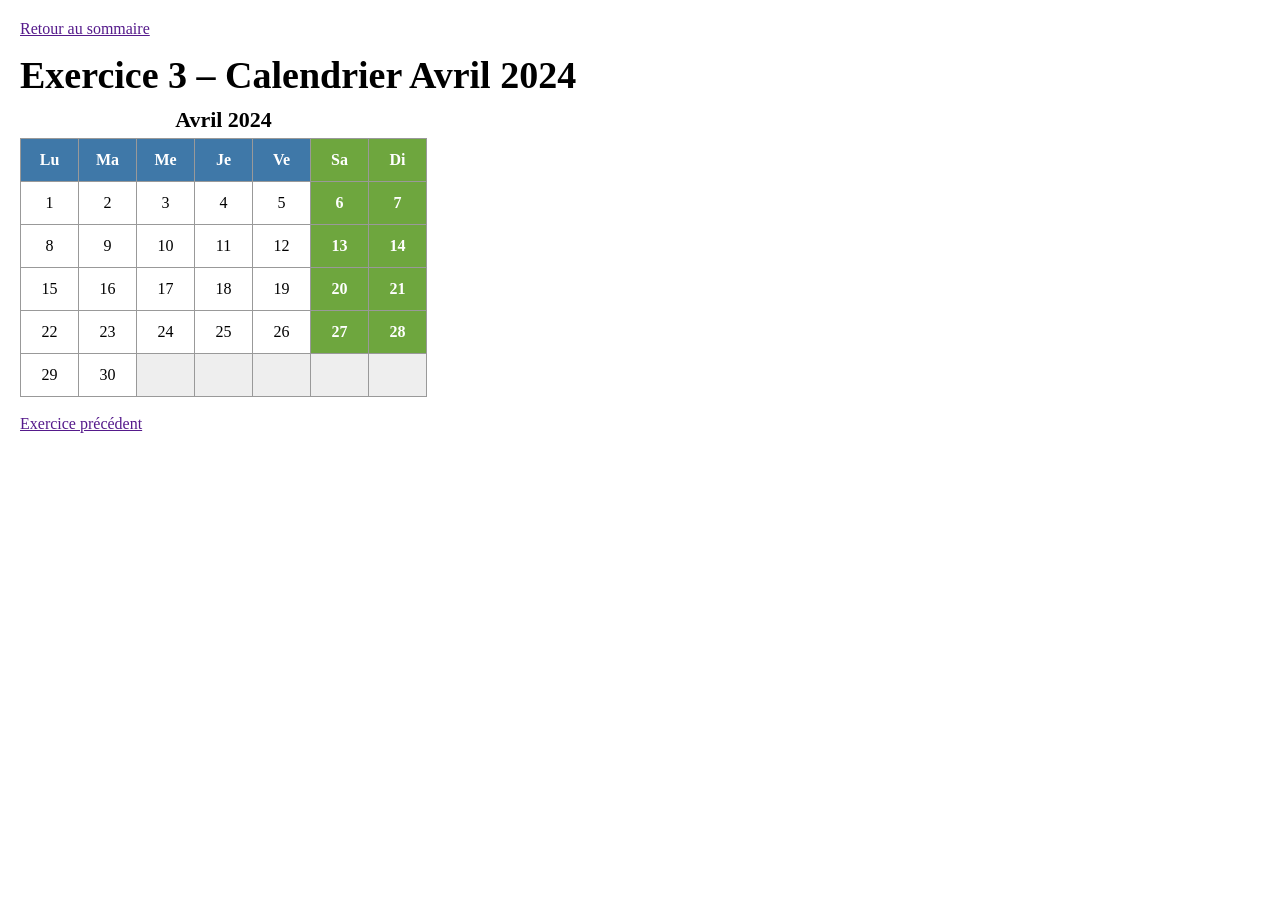
<file: tp5/exo3.html>
<!DOCTYPE html>
<html lang="fr">
<head>
<meta charset="UTF-8">
<title>Exercice 3</title>

<style>
body{font-family:serif;margin:20px;}
a{color:#551A8B;text-decoration:underline;}

h1{font-size:38px;margin:15px 0 10px 0;}

table{border-collapse:collapse;margin-top:10px;}
th,td{border:1px solid #999;width:55px;height:40px;text-align:center;}

thead th{
background:#3f78a8;
color:#fff;
font-weight:bold;
}

caption{
caption-side:top;
font-size:22px;
font-weight:bold;
margin-bottom:5px;
}

.weekendHead{background:#6ea63e !important;}
.weekend{background:#6ea63e;color:#fff;font-weight:bold;}

.vide{background:#eee;}
</style>

</head>
<body>

<a href="index.html">Retour au sommaire</a>

<h1>Exercice 3 – Calendrier Avril 2024</h1>

<table>
  <caption>Avril 2024</caption>

  <thead>
    <tr>
      <th>Lu</th>
      <th>Ma</th>
      <th>Me</th>
      <th>Je</th>
      <th>Ve</th>
      <th class="weekendHead">Sa</th>
      <th class="weekendHead">Di</th>
    </tr>
  </thead>

  <tbody>
    <tr>
      <td>1</td><td>2</td><td>3</td><td>4</td><td>5</td><td class="weekend">6</td><td class="weekend">7</td>
    </tr>
    <tr>
      <td>8</td><td>9</td><td>10</td><td>11</td><td>12</td><td class="weekend">13</td><td class="weekend">14</td>
    </tr>
    <tr>
      <td>15</td><td>16</td><td>17</td><td>18</td><td>19</td><td class="weekend">20</td><td class="weekend">21</td>
    </tr>
    <tr>
      <td>22</td><td>23</td><td>24</td><td>25</td><td>26</td><td class="weekend">27</td><td class="weekend">28</td>
    </tr>
    <tr>
      <td>29</td><td>30</td><td class="vide"></td><td class="vide"></td><td class="vide"></td><td class="vide"></td><td class="vide"></td>
    </tr>
  </tbody>
</table>

<br>
<a href="exo2.html">Exercice précédent</a>

</body>
</html>
</file>
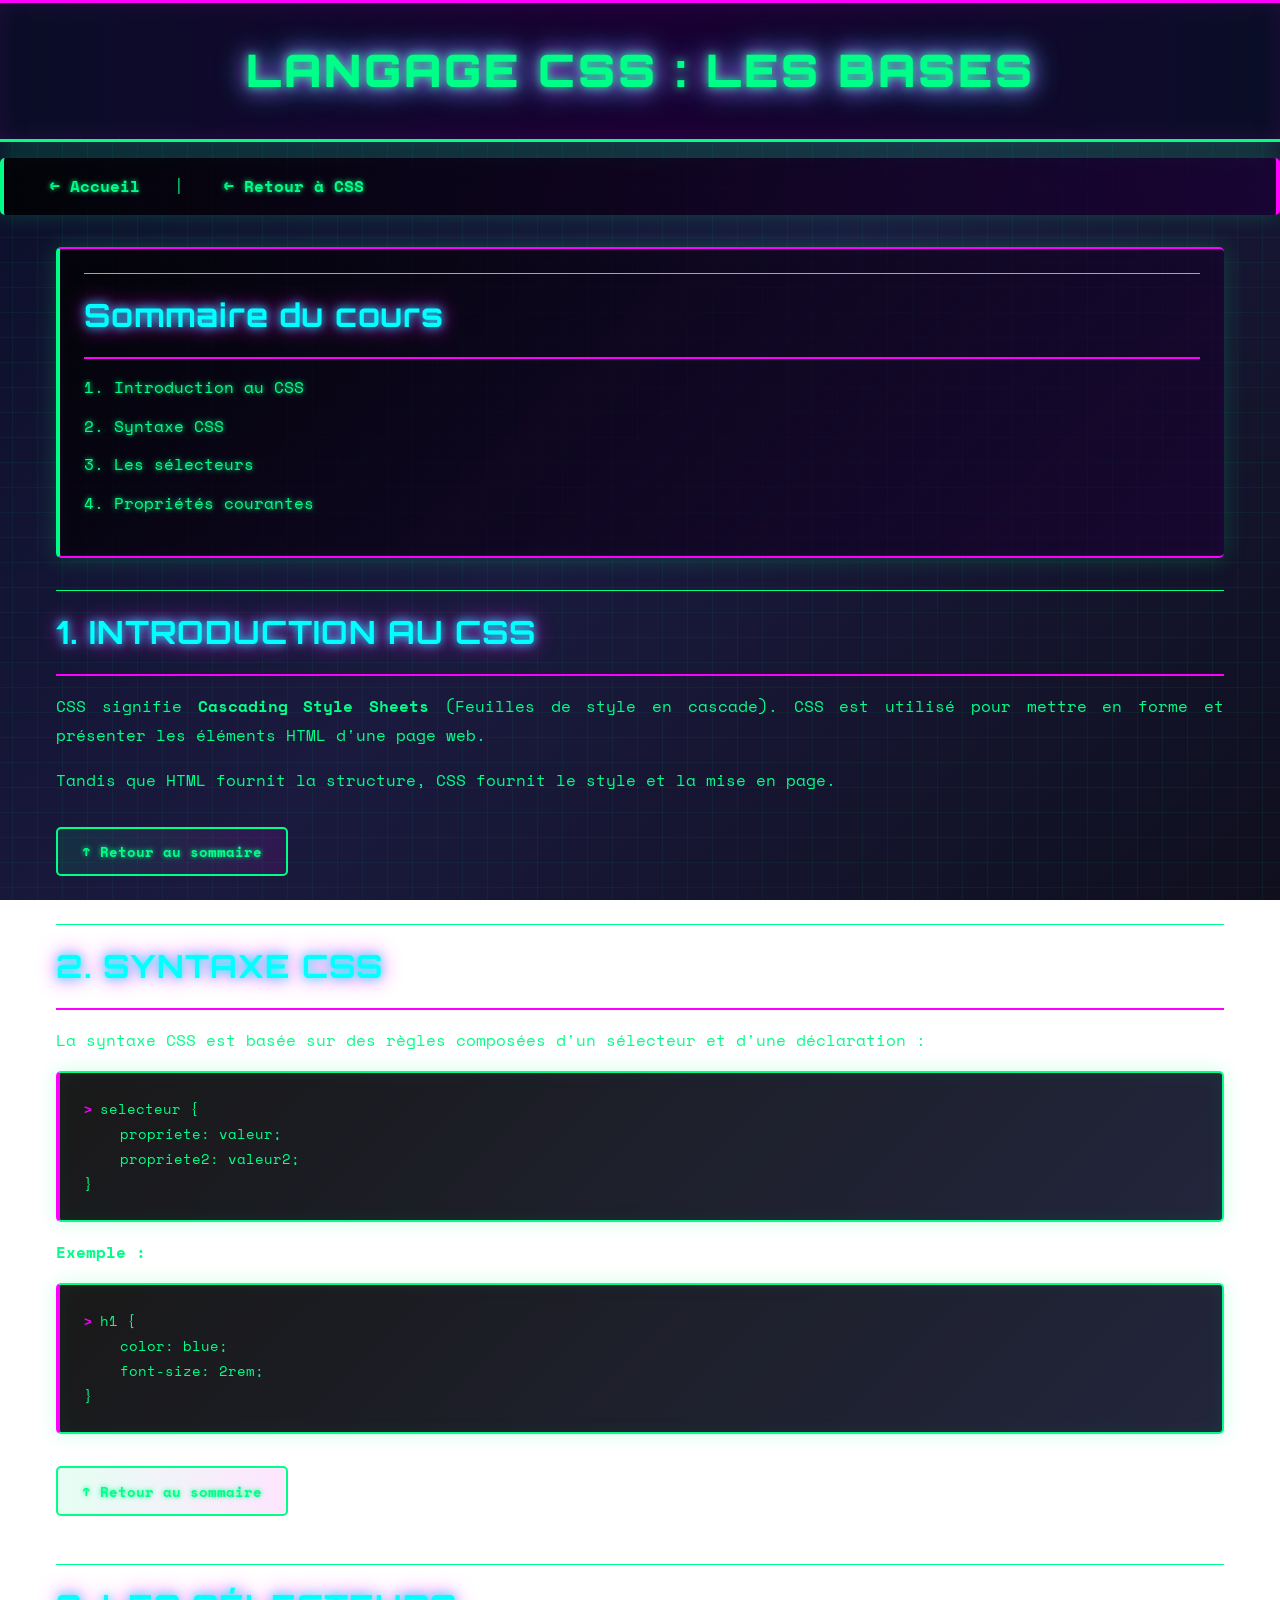
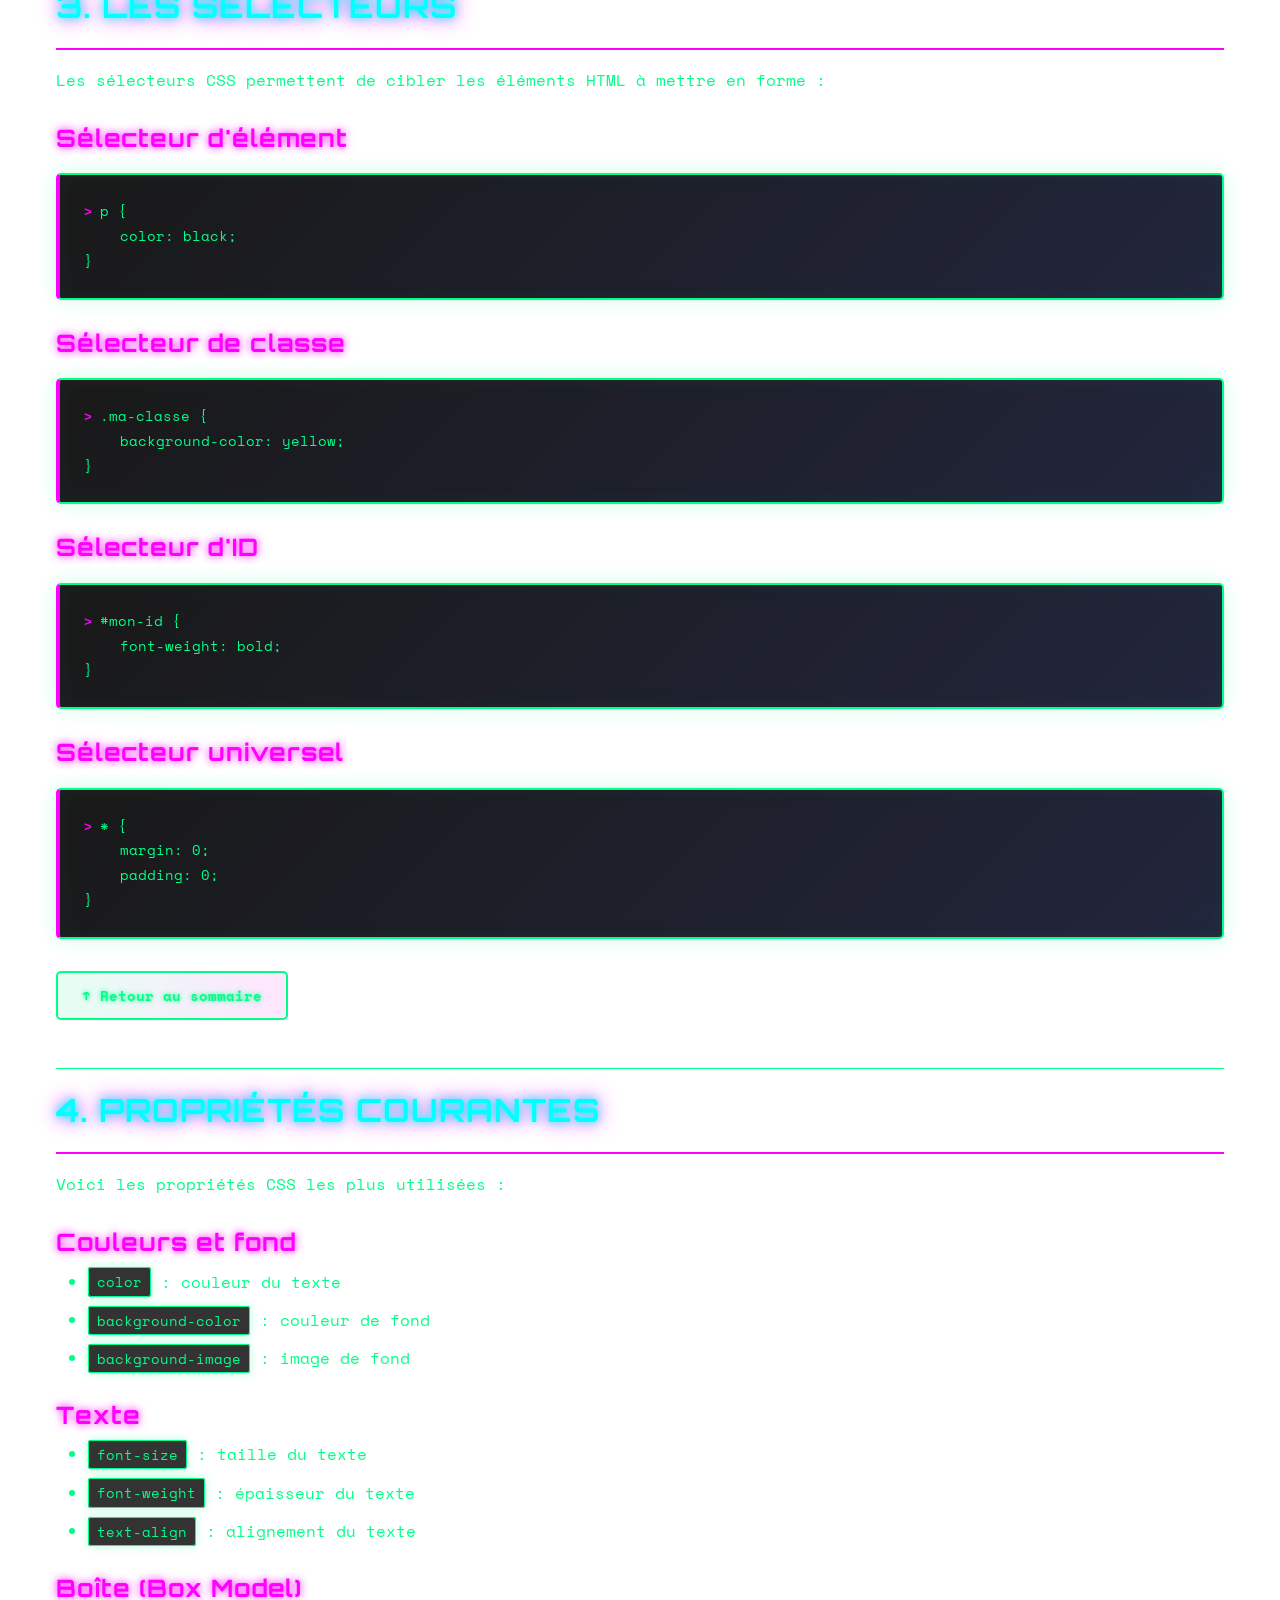
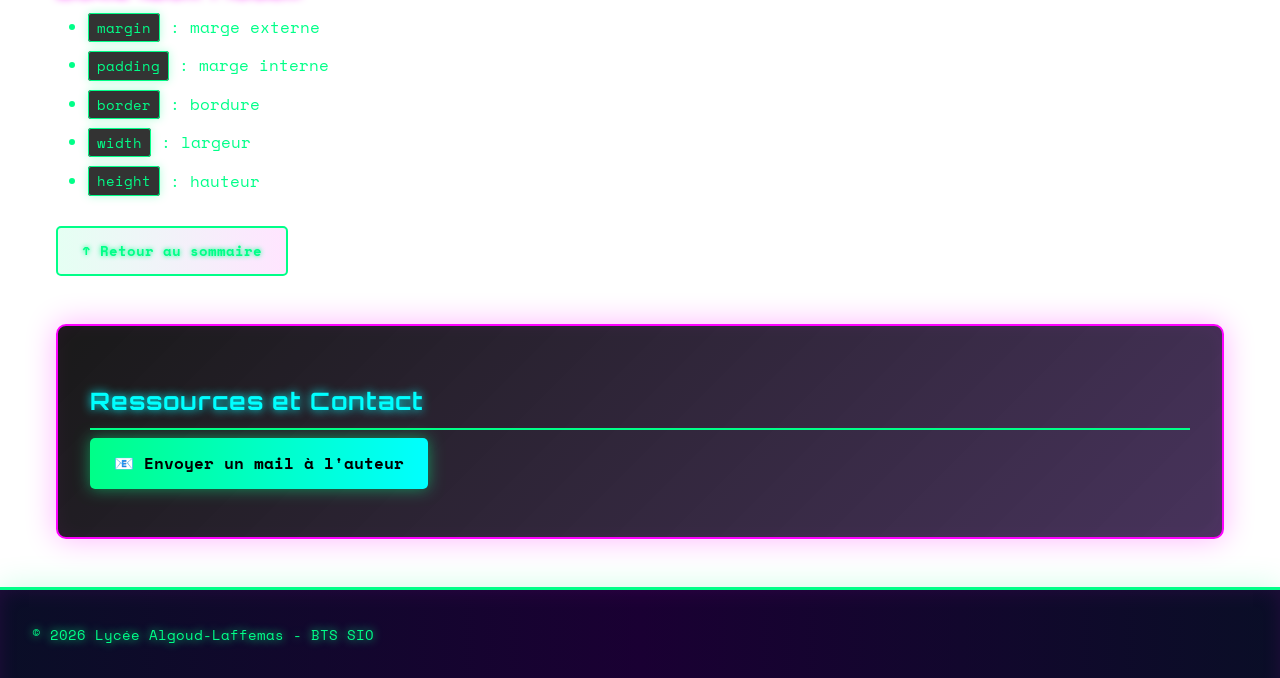
<file: tp4/Docs/cours_css.html>
<!DOCTYPE html>
<html lang="fr">
<head>
    <meta charset="UTF-8">
    <meta name="viewport" content="width=device-width, initial-scale=1.0">
    <title>Cours CSS - Les Bases</title>
    <link rel="stylesheet" href="../Style/style.css">
</head>
<body>
    <header>
        <h1>LANGAGE CSS : LES BASES</h1>
    </header>

    <nav>
        <a href="../index.html">← Accueil</a> | 
        <a href="css.html">← Retour à CSS</a>
    </nav>

    <main>
        <section class="sommaire-interne" id="sommaire">
            <h2>Sommaire du cours</h2>
            <ul>
                <li><a href="#intro">1. Introduction au CSS</a></li>
                <li><a href="#syntaxe">2. Syntaxe CSS</a></li>
                <li><a href="#selecteurs">3. Les sélecteurs</a></li>
                <li><a href="#proprietes">4. Propriétés courantes</a></li>
            </ul>
        </section>

        <article>
            <h2 id="intro">1. INTRODUCTION AU CSS</h2>
            
            <p>CSS signifie <strong>Cascading Style Sheets</strong> (Feuilles de style en cascade). CSS est utilisé pour mettre en forme et présenter les éléments HTML d'une page web.</p>

            <p>Tandis que HTML fournit la structure, CSS fournit le style et la mise en page.</p>

            <a href="#sommaire" class="back-to-top">↑ Retour au sommaire</a>

            <h2 id="syntaxe">2. SYNTAXE CSS</h2>
            
            <p>La syntaxe CSS est basée sur des règles composées d'un sélecteur et d'une déclaration :</p>

            <pre><code>selecteur {
    propriete: valeur;
    propriete2: valeur2;
}</code></pre>

            <p><strong>Exemple :</strong></p>
            <pre><code>h1 {
    color: blue;
    font-size: 2rem;
}</code></pre>

            <a href="#sommaire" class="back-to-top">↑ Retour au sommaire</a>

            <h2 id="selecteurs">3. LES SÉLECTEURS</h2>
            
            <p>Les sélecteurs CSS permettent de cibler les éléments HTML à mettre en forme :</p>

            <h3>Sélecteur d'élément</h3>
            <pre><code>p {
    color: black;
}</code></pre>

            <h3>Sélecteur de classe</h3>
            <pre><code>.ma-classe {
    background-color: yellow;
}</code></pre>

            <h3>Sélecteur d'ID</h3>
            <pre><code>#mon-id {
    font-weight: bold;
}</code></pre>

            <h3>Sélecteur universel</h3>
            <pre><code>* {
    margin: 0;
    padding: 0;
}</code></pre>

            <a href="#sommaire" class="back-to-top">↑ Retour au sommaire</a>

            <h2 id="proprietes">4. PROPRIÉTÉS COURANTES</h2>
            
            <p>Voici les propriétés CSS les plus utilisées :</p>

            <h3>Couleurs et fond</h3>
            <ul>
                <li><code>color</code> : couleur du texte</li>
                <li><code>background-color</code> : couleur de fond</li>
                <li><code>background-image</code> : image de fond</li>
            </ul>

            <h3>Texte</h3>
            <ul>
                <li><code>font-size</code> : taille du texte</li>
                <li><code>font-weight</code> : épaisseur du texte</li>
                <li><code>text-align</code> : alignement du texte</li>
            </ul>

            <h3>Boîte (Box Model)</h3>
            <ul>
                <li><code>margin</code> : marge externe</li>
                <li><code>padding</code> : marge interne</li>
                <li><code>border</code> : bordure</li>
                <li><code>width</code> : largeur</li>
                <li><code>height</code> : hauteur</li>
            </ul>

            <a href="#sommaire" class="back-to-top">↑ Retour au sommaire</a>
        </article>

        <section class="ressources">
            <h3>Ressources et Contact</h3>
            <a href="mailto:auteur@lycee.fr?subject=Cours%20CSS%20-%20Les%20Bases">📧 Envoyer un mail à l'auteur</a>
        </section>
    </main>

    <footer>
        <p>&copy; 2026 Lycée Algoud-Laffemas - BTS SIO</p>
    </footer>
</body>
</html>
</file>
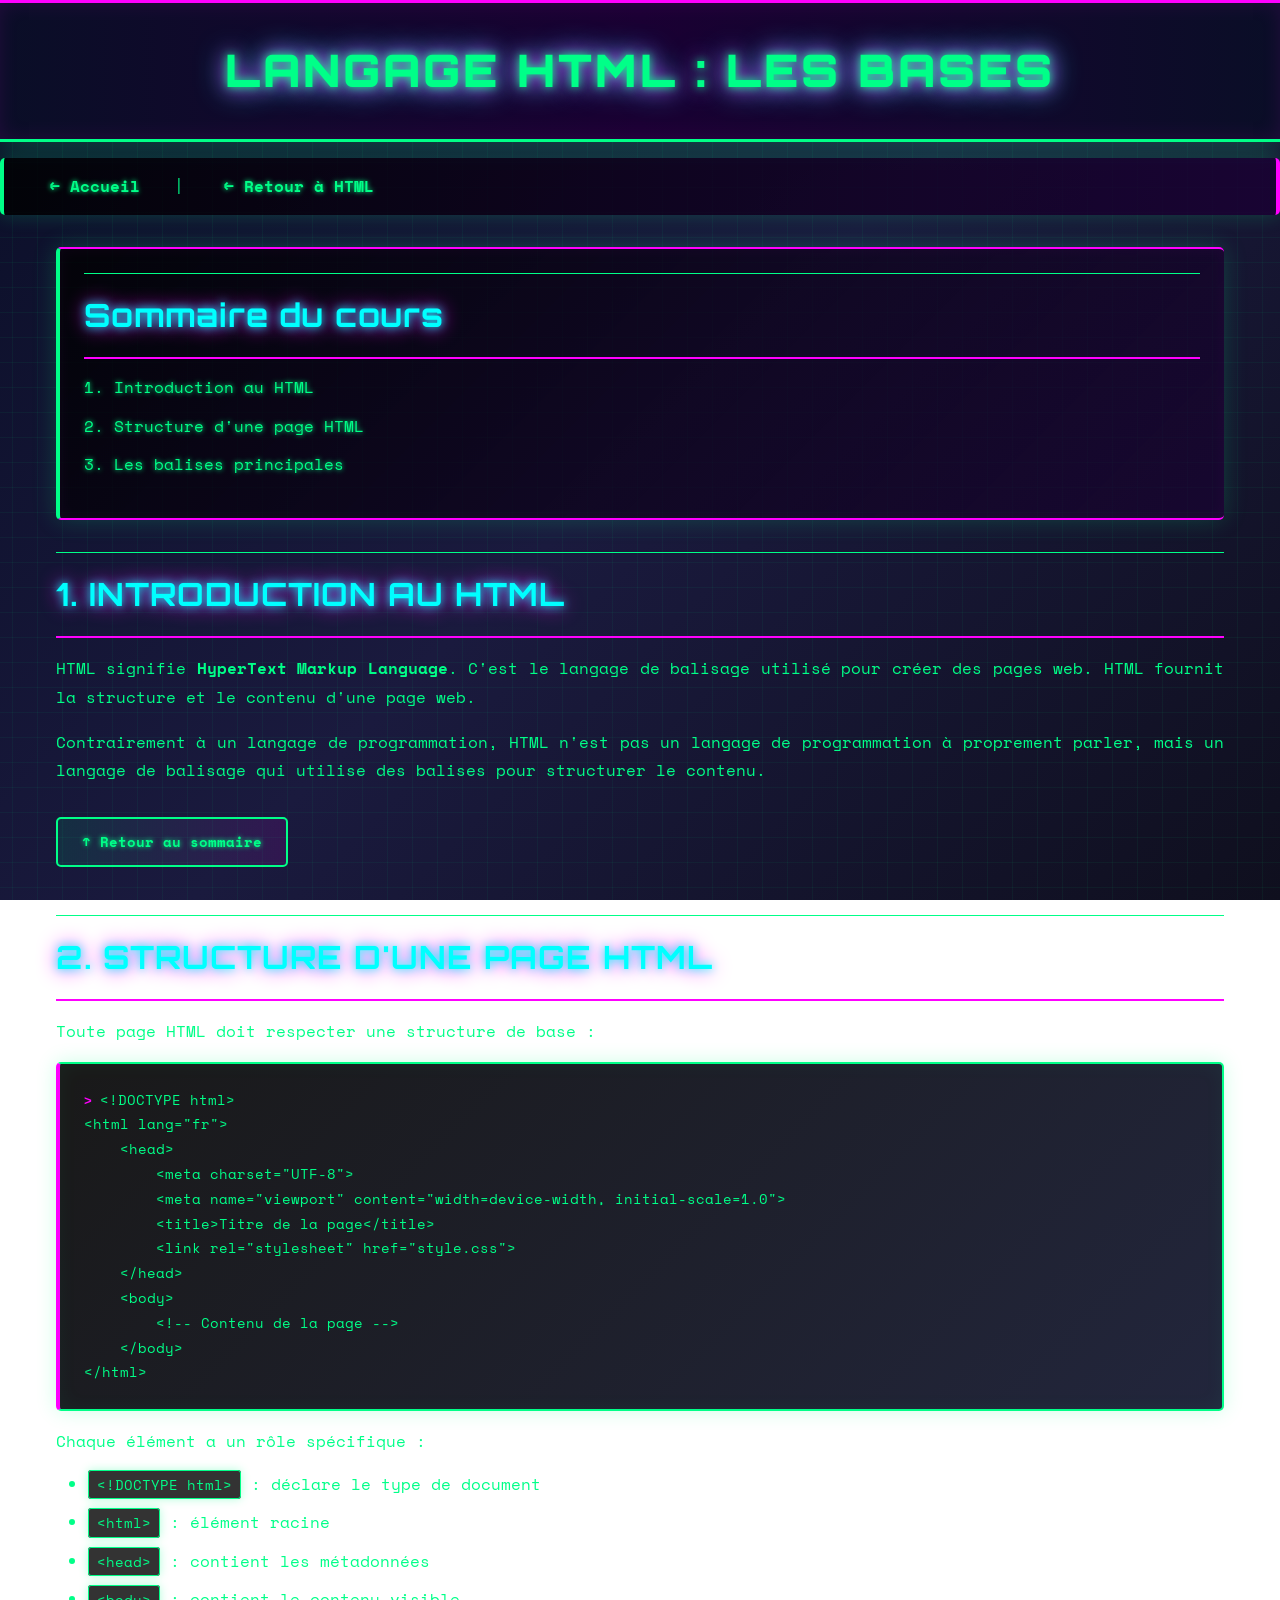
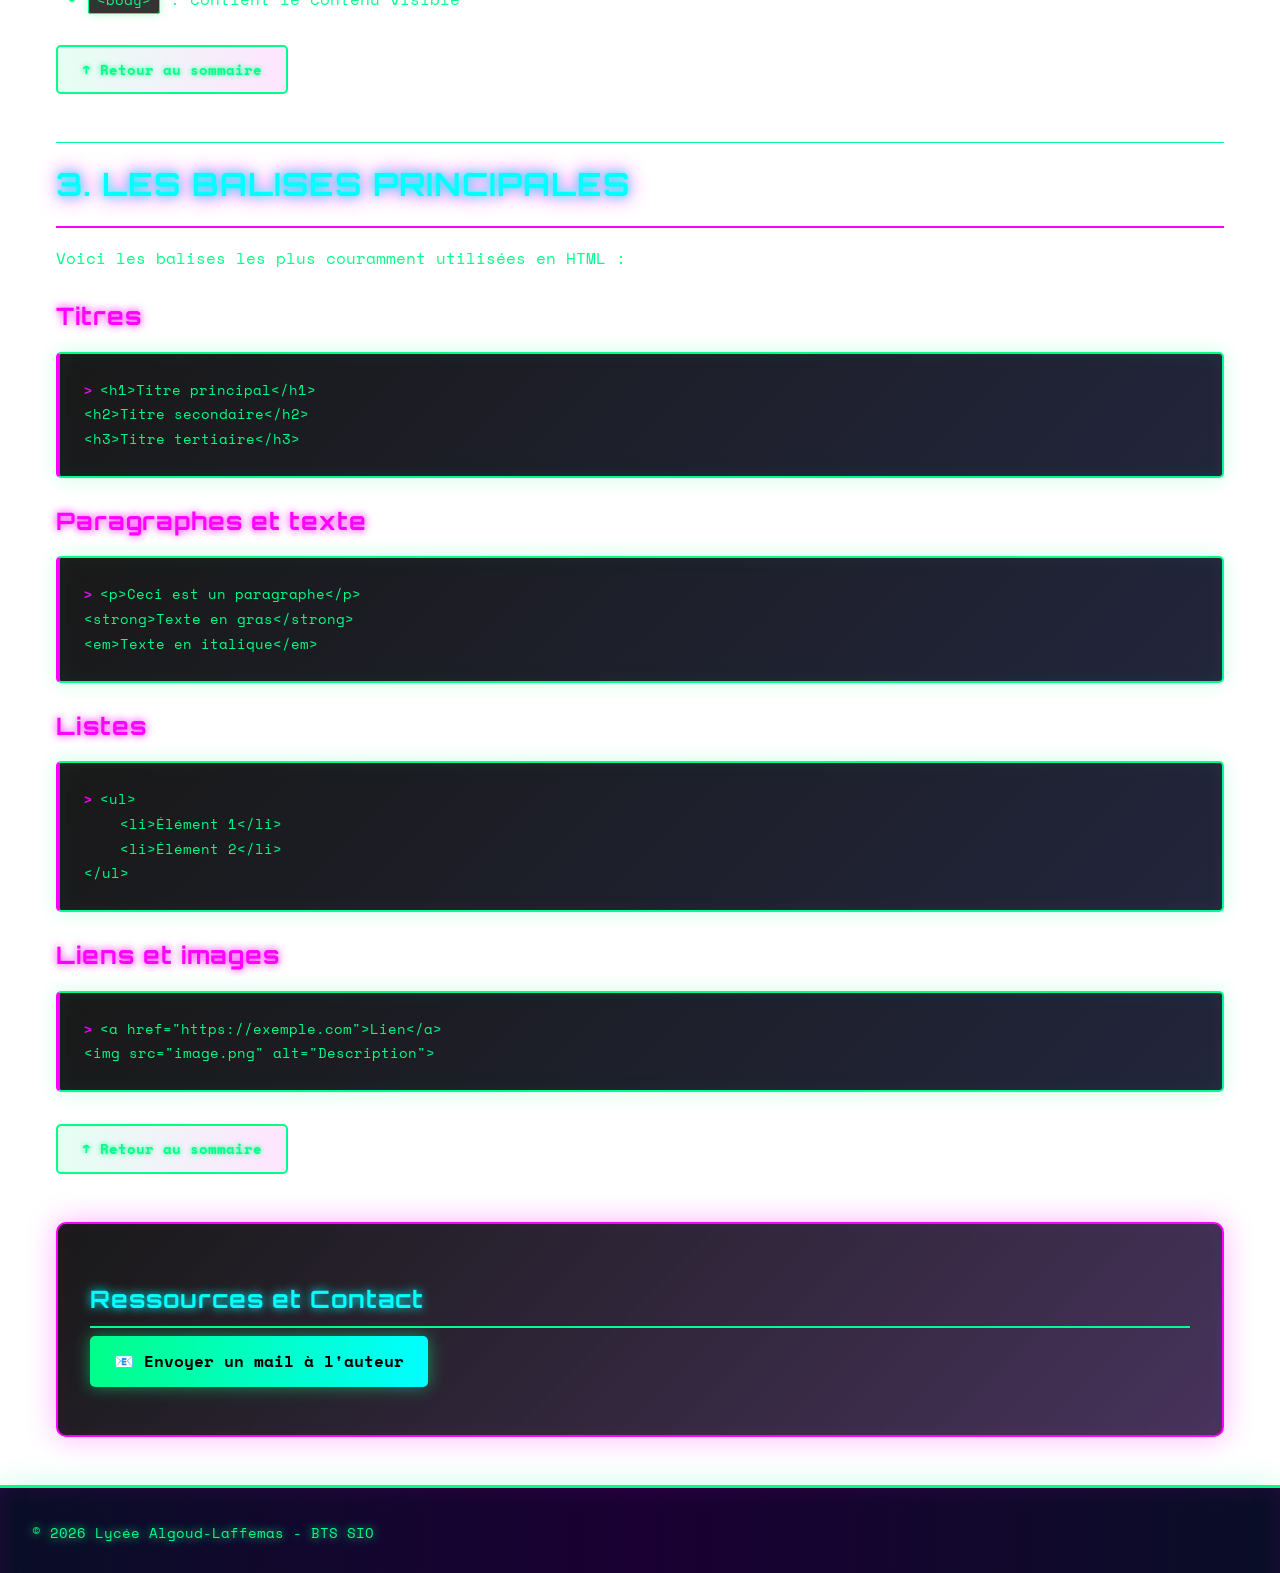
<file: tp4/Docs/cours_html.html>
<!DOCTYPE html>
<html lang="fr">
<head>
    <meta charset="UTF-8">
    <meta name="viewport" content="width=device-width, initial-scale=1.0">
    <title>Cours HTML - Les Bases</title>
    <link rel="stylesheet" href="../Style/style.css">
</head>
<body>
    <header>
        <h1>LANGAGE HTML : LES BASES</h1>
    </header>

    <nav>
        <a href="../index.html">← Accueil</a> | 
        <a href="html.html">← Retour à HTML</a>
    </nav>

    <main>
        <section class="sommaire-interne" id="sommaire">
            <h2>Sommaire du cours</h2>
            <ul>
                <li><a href="#intro">1. Introduction au HTML</a></li>
                <li><a href="#structure">2. Structure d'une page HTML</a></li>
                <li><a href="#balises">3. Les balises principales</a></li>
            </ul>
        </section>

        <article>
            <h2 id="intro">1. INTRODUCTION AU HTML</h2>
            
            <p>HTML signifie <strong>HyperText Markup Language</strong>. C'est le langage de balisage utilisé pour créer des pages web. HTML fournit la structure et le contenu d'une page web.</p>

            <p>Contrairement à un langage de programmation, HTML n'est pas un langage de programmation à proprement parler, mais un langage de balisage qui utilise des balises pour structurer le contenu.</p>

            <a href="#sommaire" class="back-to-top">↑ Retour au sommaire</a>

            <h2 id="structure">2. STRUCTURE D'UNE PAGE HTML</h2>
            
            <p>Toute page HTML doit respecter une structure de base :</p>

            <pre><code>&lt;!DOCTYPE html&gt;
&lt;html lang="fr"&gt;
    &lt;head&gt;
        &lt;meta charset="UTF-8"&gt;
        &lt;meta name="viewport" content="width=device-width, initial-scale=1.0"&gt;
        &lt;title&gt;Titre de la page&lt;/title&gt;
        &lt;link rel="stylesheet" href="style.css"&gt;
    &lt;/head&gt;
    &lt;body&gt;
        &lt;!-- Contenu de la page --&gt;
    &lt;/body&gt;
&lt;/html&gt;</code></pre>

            <p>Chaque élément a un rôle spécifique :</p>
            <ul>
                <li><code>&lt;!DOCTYPE html&gt;</code> : déclare le type de document</li>
                <li><code>&lt;html&gt;</code> : élément racine</li>
                <li><code>&lt;head&gt;</code> : contient les métadonnées</li>
                <li><code>&lt;body&gt;</code> : contient le contenu visible</li>
            </ul>

            <a href="#sommaire" class="back-to-top">↑ Retour au sommaire</a>

            <h2 id="balises">3. LES BALISES PRINCIPALES</h2>
            
            <p>Voici les balises les plus couramment utilisées en HTML :</p>

            <h3>Titres</h3>
            <pre><code>&lt;h1&gt;Titre principal&lt;/h1&gt;
&lt;h2&gt;Titre secondaire&lt;/h2&gt;
&lt;h3&gt;Titre tertiaire&lt;/h3&gt;</code></pre>

            <h3>Paragraphes et texte</h3>
            <pre><code>&lt;p&gt;Ceci est un paragraphe&lt;/p&gt;
&lt;strong&gt;Texte en gras&lt;/strong&gt;
&lt;em&gt;Texte en italique&lt;/em&gt;</code></pre>

            <h3>Listes</h3>
            <pre><code>&lt;ul&gt;
    &lt;li&gt;Élément 1&lt;/li&gt;
    &lt;li&gt;Élément 2&lt;/li&gt;
&lt;/ul&gt;</code></pre>

            <h3>Liens et images</h3>
            <pre><code>&lt;a href="https://exemple.com"&gt;Lien&lt;/a&gt;
&lt;img src="image.png" alt="Description"&gt;</code></pre>

            <a href="#sommaire" class="back-to-top">↑ Retour au sommaire</a>
        </article>

        <section class="ressources">
            <h3>Ressources et Contact</h3>
            <a href="mailto:auteur@lycee.fr?subject=Cours%20HTML%20-%20Les%20Bases">📧 Envoyer un mail à l'auteur</a>
        </section>
    </main>

    <footer>
        <p>&copy; 2026 Lycée Algoud-Laffemas - BTS SIO</p>
    </footer>
</body>
</html>
</file>
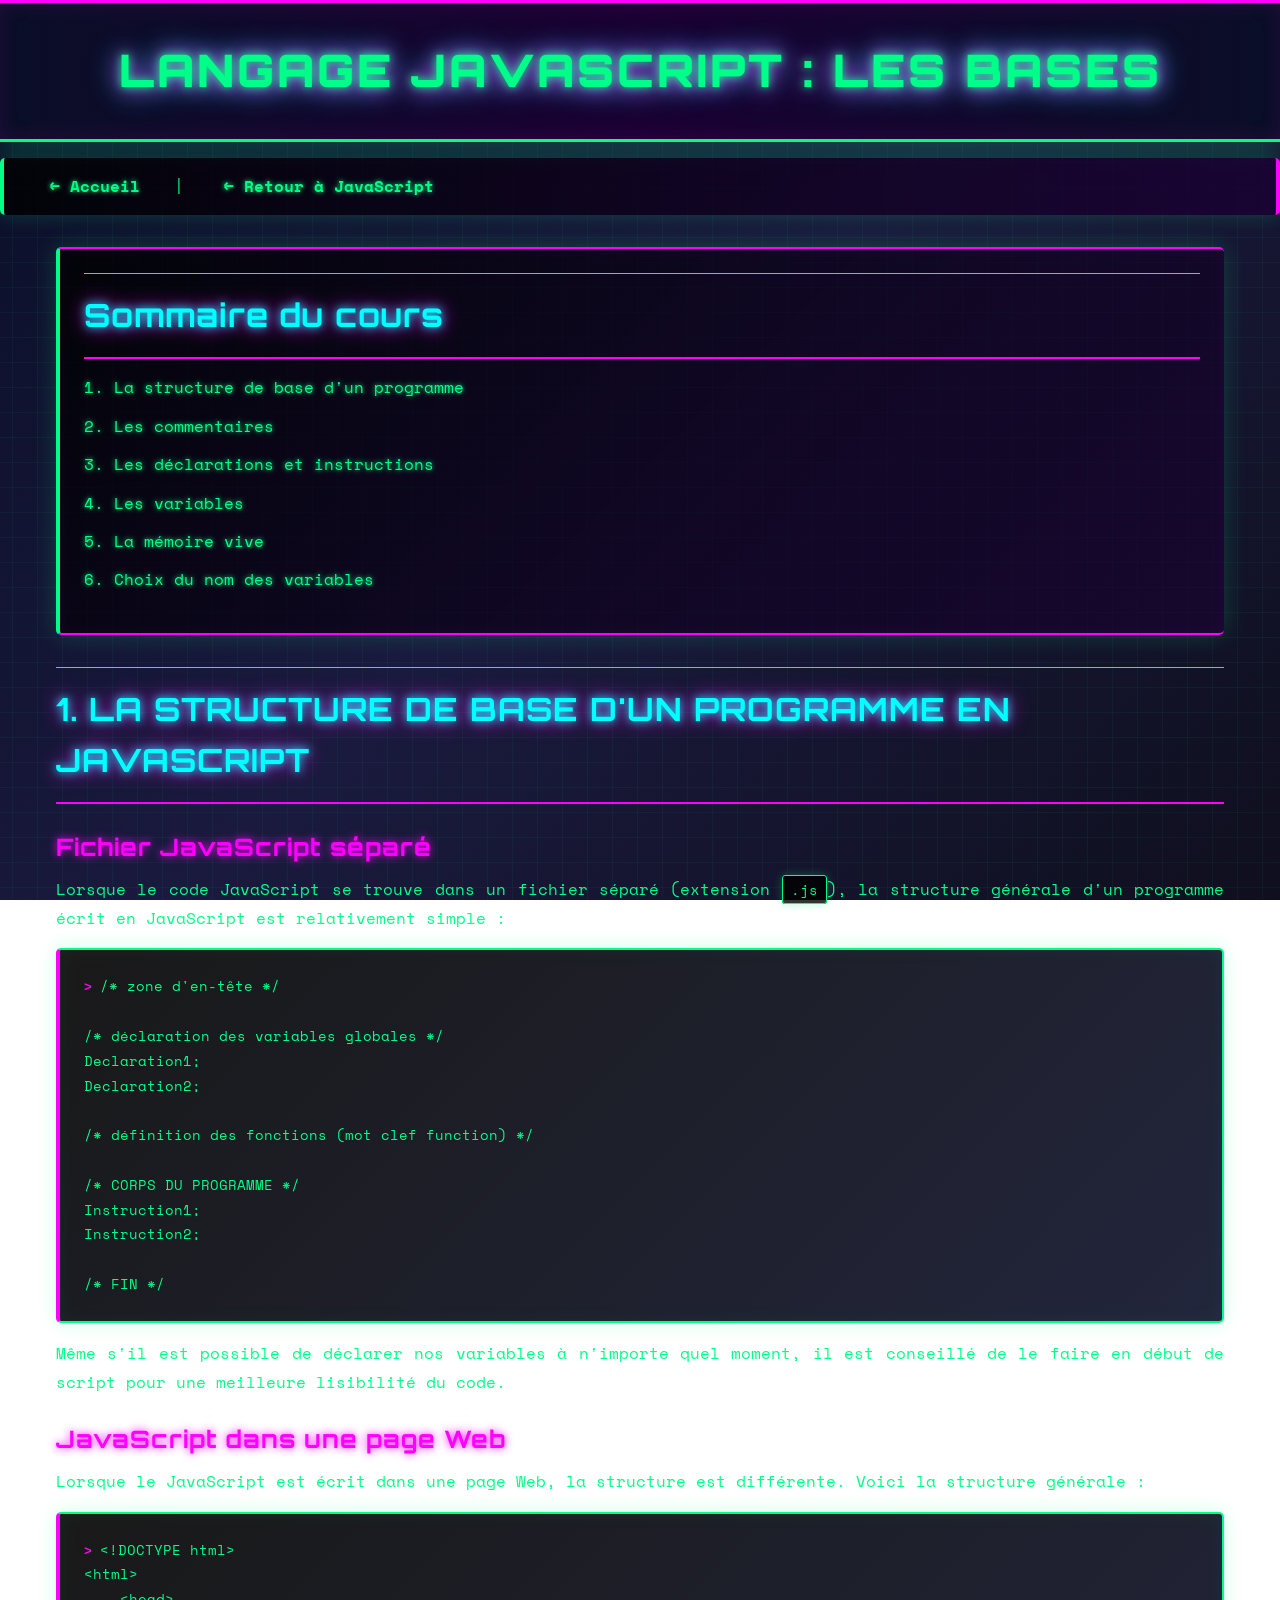
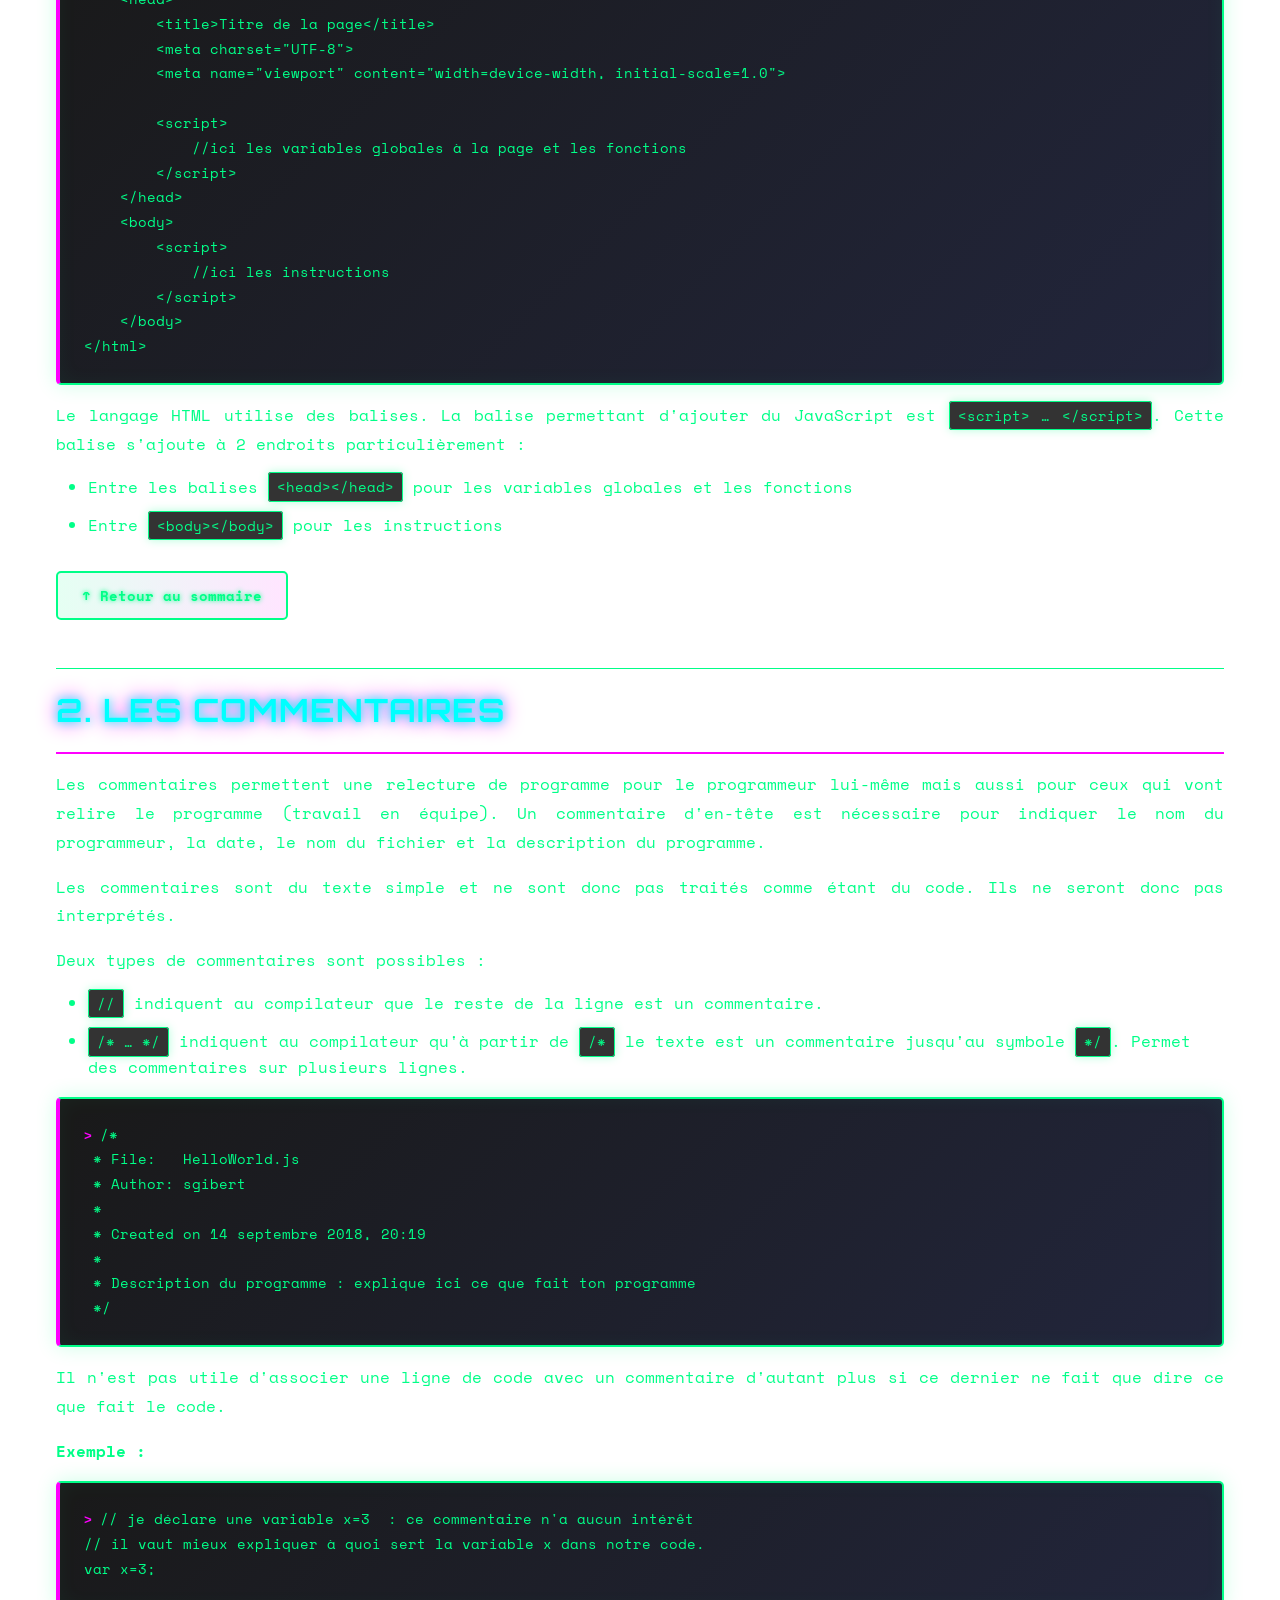
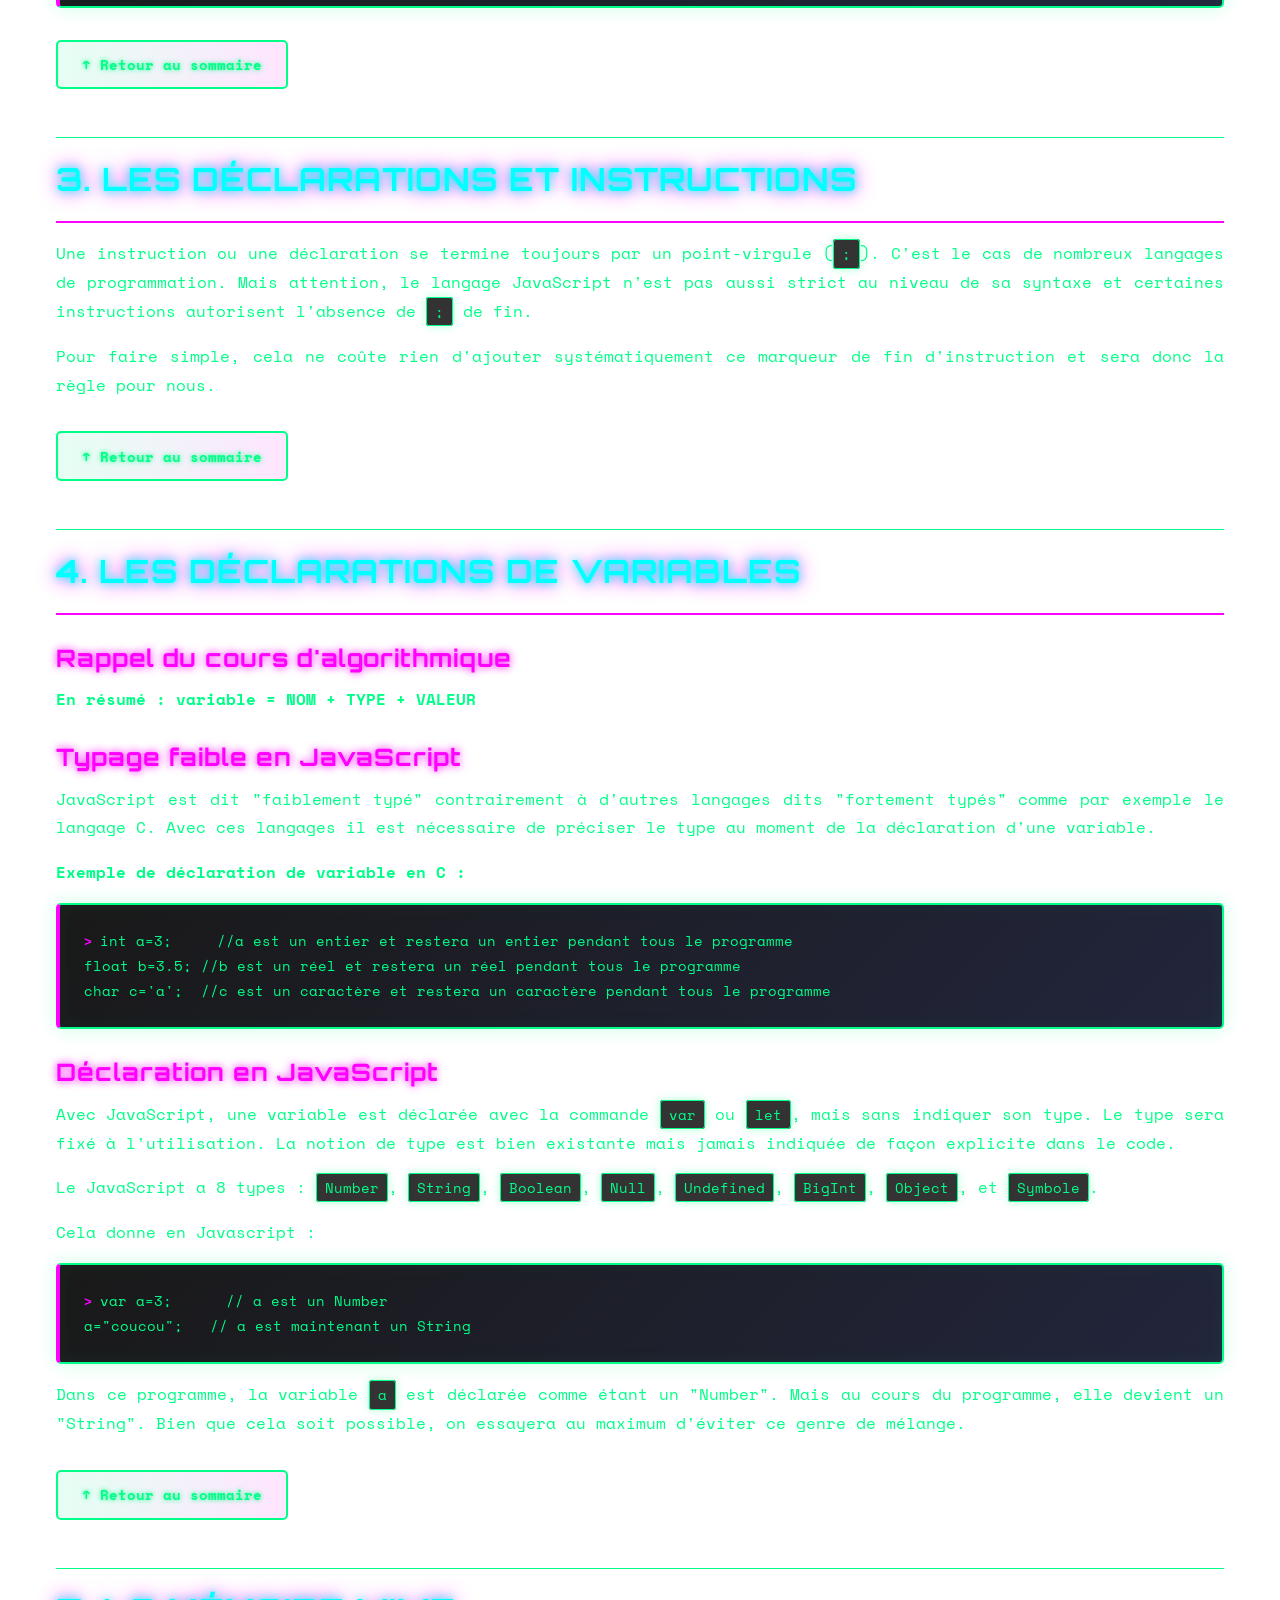
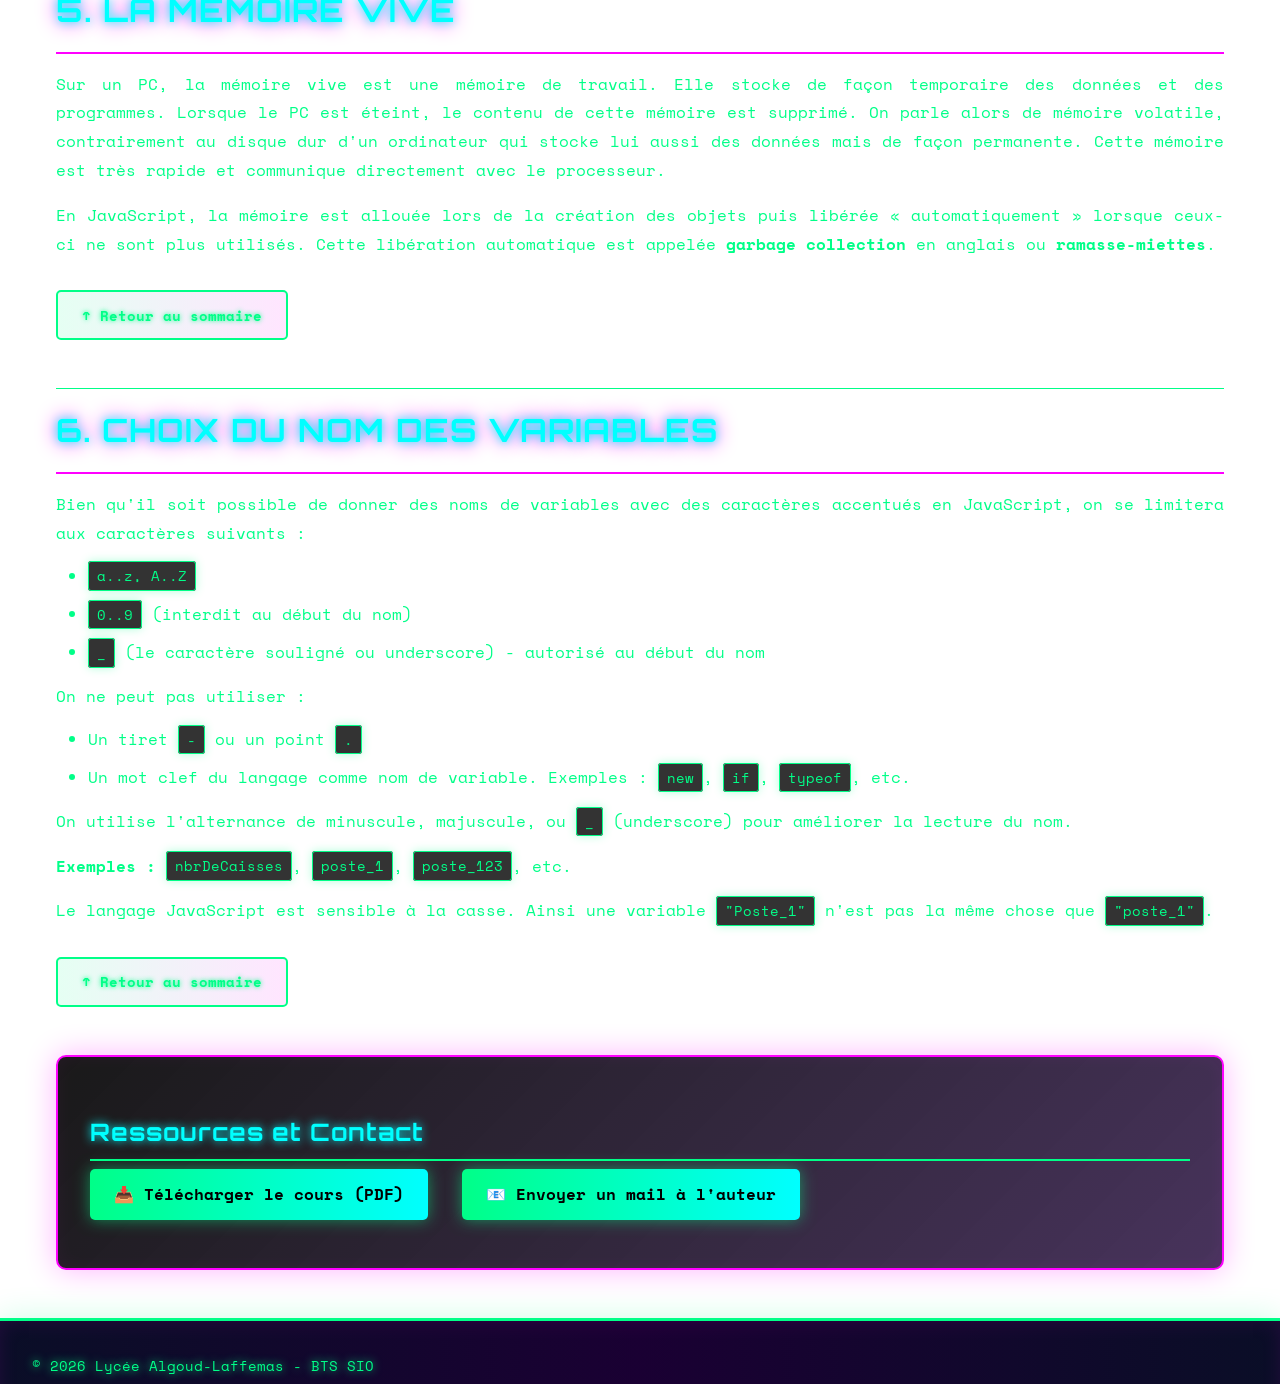
<file: tp4/Docs/cours_js.html>
<!DOCTYPE html>
<html lang="fr">
<head>
    <meta charset="UTF-8">
    <meta name="viewport" content="width=device-width, initial-scale=1.0">
    <title>Cours JavaScript - Les Bases</title>
    <link rel="stylesheet" href="../Style/style.css">
</head>
<body>
    <header>
        <h1>LANGAGE JAVASCRIPT : LES BASES</h1>
    </header>

    <nav>
        <a href="../index.html">← Accueil</a> | 
        <a href="js.html">← Retour à JavaScript</a>
    </nav>

    <main>
        <section class="sommaire-interne" id="sommaire">
            <h2>Sommaire du cours</h2>
            <ul>
                <li><a href="#structure">1. La structure de base d'un programme</a></li>
                <li><a href="#commentaires">2. Les commentaires</a></li>
                <li><a href="#declarations">3. Les déclarations et instructions</a></li>
                <li><a href="#variables">4. Les variables</a></li>
                <li><a href="#memoire">5. La mémoire vive</a></li>
                <li><a href="#nomvariables">6. Choix du nom des variables</a></li>
            </ul>
        </section>

        <article>
            <h2 id="structure">1. LA STRUCTURE DE BASE D'UN PROGRAMME EN JAVASCRIPT</h2>
            
            <h3>Fichier JavaScript séparé</h3>
            <p>Lorsque le code JavaScript se trouve dans un fichier séparé (extension <code>.js</code>), la structure générale d'un programme écrit en JavaScript est relativement simple :</p>
            
            <pre><code>/* zone d'en-tête */

/* déclaration des variables globales */
Declaration1;
Declaration2;

/* définition des fonctions (mot clef function) */

/* CORPS DU PROGRAMME */
Instruction1;
Instruction2;

/* FIN */</code></pre>

            <p>Même s'il est possible de déclarer nos variables à n'importe quel moment, il est conseillé de le faire en début de script pour une meilleure lisibilité du code.</p>

            <h3>JavaScript dans une page Web</h3>
            <p>Lorsque le JavaScript est écrit dans une page Web, la structure est différente. Voici la structure générale :</p>
            
            <pre><code>&lt;!DOCTYPE html&gt;
&lt;html&gt;
    &lt;head&gt;
        &lt;title&gt;Titre de la page&lt;/title&gt;
        &lt;meta charset="UTF-8"&gt;
        &lt;meta name="viewport" content="width=device-width, initial-scale=1.0"&gt;

        &lt;script&gt;
            //ici les variables globales à la page et les fonctions
        &lt;/script&gt;
    &lt;/head&gt;
    &lt;body&gt;
        &lt;script&gt;
            //ici les instructions    
        &lt;/script&gt;
    &lt;/body&gt;
&lt;/html&gt;</code></pre>

            <p>Le langage HTML utilise des balises. La balise permettant d'ajouter du JavaScript est <code>&lt;script&gt; … &lt;/script&gt;</code>. Cette balise s'ajoute à 2 endroits particulièrement :</p>
            <ul>
                <li>Entre les balises <code>&lt;head&gt;&lt;/head&gt;</code> pour les variables globales et les fonctions</li>
                <li>Entre <code>&lt;body&gt;&lt;/body&gt;</code> pour les instructions</li>
            </ul>

            <a href="#sommaire" class="back-to-top">↑ Retour au sommaire</a>

            <h2 id="commentaires">2. LES COMMENTAIRES</h2>
            
            <p>Les commentaires permettent une relecture de programme pour le programmeur lui-même mais aussi pour ceux qui vont relire le programme (travail en équipe). Un commentaire d'en-tête est nécessaire pour indiquer le nom du programmeur, la date, le nom du fichier et la description du programme.</p>
            
            <p>Les commentaires sont du texte simple et ne sont donc pas traités comme étant du code. Ils ne seront donc pas interprétés.</p>

            <p>Deux types de commentaires sont possibles :</p>
            <ul>
                <li><code>//</code> indiquent au compilateur que le reste de la ligne est un commentaire.</li>
                <li><code>/* … */</code> indiquent au compilateur qu'à partir de <code>/*</code> le texte est un commentaire jusqu'au symbole <code>*/</code>. Permet des commentaires sur plusieurs lignes.</li>
            </ul>

            <pre><code>/* 
 * File:   HelloWorld.js
 * Author: sgibert
 *
 * Created on 14 septembre 2018, 20:19
 * 
 * Description du programme : explique ici ce que fait ton programme 
 */</code></pre>

            <p>Il n'est pas utile d'associer une ligne de code avec un commentaire d'autant plus si ce dernier ne fait que dire ce que fait le code.</p>

            <p><strong>Exemple :</strong></p>
            <pre><code>// je déclare une variable x=3  : ce commentaire n'a aucun intérêt
// il vaut mieux expliquer à quoi sert la variable x dans notre code.
var x=3;</code></pre>

            <a href="#sommaire" class="back-to-top">↑ Retour au sommaire</a>

            <h2 id="declarations">3. LES DÉCLARATIONS ET INSTRUCTIONS</h2>
            
            <p>Une instruction ou une déclaration se termine toujours par un point-virgule (<code>;</code>). C'est le cas de nombreux langages de programmation. Mais attention, le langage JavaScript n'est pas aussi strict au niveau de sa syntaxe et certaines instructions autorisent l'absence de <code>;</code> de fin.</p>

            <p>Pour faire simple, cela ne coûte rien d'ajouter systématiquement ce marqueur de fin d'instruction et sera donc la règle pour nous.</p>

            <a href="#sommaire" class="back-to-top">↑ Retour au sommaire</a>

            <h2 id="variables">4. LES DÉCLARATIONS DE VARIABLES</h2>
            
            <h3>Rappel du cours d'algorithmique</h3>
            <p><strong>En résumé : variable = NOM + TYPE + VALEUR</strong></p>

            <h3>Typage faible en JavaScript</h3>
            <p>JavaScript est dit "faiblement typé" contrairement à d'autres langages dits "fortement typés" comme par exemple le langage C. Avec ces langages il est nécessaire de préciser le type au moment de la déclaration d'une variable.</p>

            <p><strong>Exemple de déclaration de variable en C :</strong></p>
            <pre><code>int a=3;     //a est un entier et restera un entier pendant tous le programme 
float b=3.5; //b est un réel et restera un réel pendant tous le programme
char c='a';  //c est un caractère et restera un caractère pendant tous le programme</code></pre>

            <h3>Déclaration en JavaScript</h3>
            <p>Avec JavaScript, une variable est déclarée avec la commande <code>var</code> ou <code>let</code>, mais sans indiquer son type. Le type sera fixé à l'utilisation. La notion de type est bien existante mais jamais indiquée de façon explicite dans le code.</p>

            <p>Le JavaScript a 8 types : <code>Number</code>, <code>String</code>, <code>Boolean</code>, <code>Null</code>, <code>Undefined</code>, <code>BigInt</code>, <code>Object</code>, et <code>Symbole</code>.</p>

            <p>Cela donne en Javascript :</p>
            <pre><code>var a=3;      // a est un Number
a="coucou";   // a est maintenant un String</code></pre>

            <p>Dans ce programme, la variable <code>a</code> est déclarée comme étant un "Number". Mais au cours du programme, elle devient un "String". Bien que cela soit possible, on essayera au maximum d'éviter ce genre de mélange.</p>

            <a href="#sommaire" class="back-to-top">↑ Retour au sommaire</a>

            <h2 id="memoire">5. LA MÉMOIRE VIVE</h2>
            
            <p>Sur un PC, la mémoire vive est une mémoire de travail. Elle stocke de façon temporaire des données et des programmes. Lorsque le PC est éteint, le contenu de cette mémoire est supprimé. On parle alors de mémoire volatile, contrairement au disque dur d'un ordinateur qui stocke lui aussi des données mais de façon permanente. Cette mémoire est très rapide et communique directement avec le processeur.</p>

            <p>En JavaScript, la mémoire est allouée lors de la création des objets puis libérée « automatiquement » lorsque ceux-ci ne sont plus utilisés. Cette libération automatique est appelée <strong>garbage collection</strong> en anglais ou <strong>ramasse-miettes</strong>.</p>

            <a href="#sommaire" class="back-to-top">↑ Retour au sommaire</a>

            <h2 id="nomvariables">6. CHOIX DU NOM DES VARIABLES</h2>
            
            <p>Bien qu'il soit possible de donner des noms de variables avec des caractères accentués en JavaScript, on se limitera aux caractères suivants :</p>
            <ul>
                <li><code>a..z, A..Z</code></li>
                <li><code>0..9</code> (interdit au début du nom)</li>
                <li><code>_</code> (le caractère souligné ou underscore) - autorisé au début du nom</li>
            </ul>

            <p>On ne peut pas utiliser :</p>
            <ul>
                <li>Un tiret <code>-</code> ou un point <code>.</code></li>
                <li>Un mot clef du langage comme nom de variable. Exemples : <code>new</code>, <code>if</code>, <code>typeof</code>, etc.</li>
            </ul>

            <p>On utilise l'alternance de minuscule, majuscule, ou <code>_</code> (underscore) pour améliorer la lecture du nom.</p>

            <p><strong>Exemples :</strong> <code>nbrDeCaisses</code>, <code>poste_1</code>, <code>poste_123</code>, etc.</p>

            <p>Le langage JavaScript est sensible à la casse. Ainsi une variable <code>"Poste_1"</code> n'est pas la même chose que <code>"poste_1"</code>.</p>

            <a href="#sommaire" class="back-to-top">↑ Retour au sommaire</a>
        </article>

        <section class="ressources">
            <h3>Ressources et Contact</h3>
            <a href="Cours3_Les bases_JS.pdf" download>📥 Télécharger le cours (PDF)</a>
            <a href="mailto:auteur@lycee.fr?subject=Cours%20JavaScript%20-%20Les%20Bases">📧 Envoyer un mail à l'auteur</a>
        </section>
    </main>

    <footer>
        <p>&copy; 2026 Lycée Algoud-Laffemas - BTS SIO</p>
    </footer>
</body>
</html>
</file>
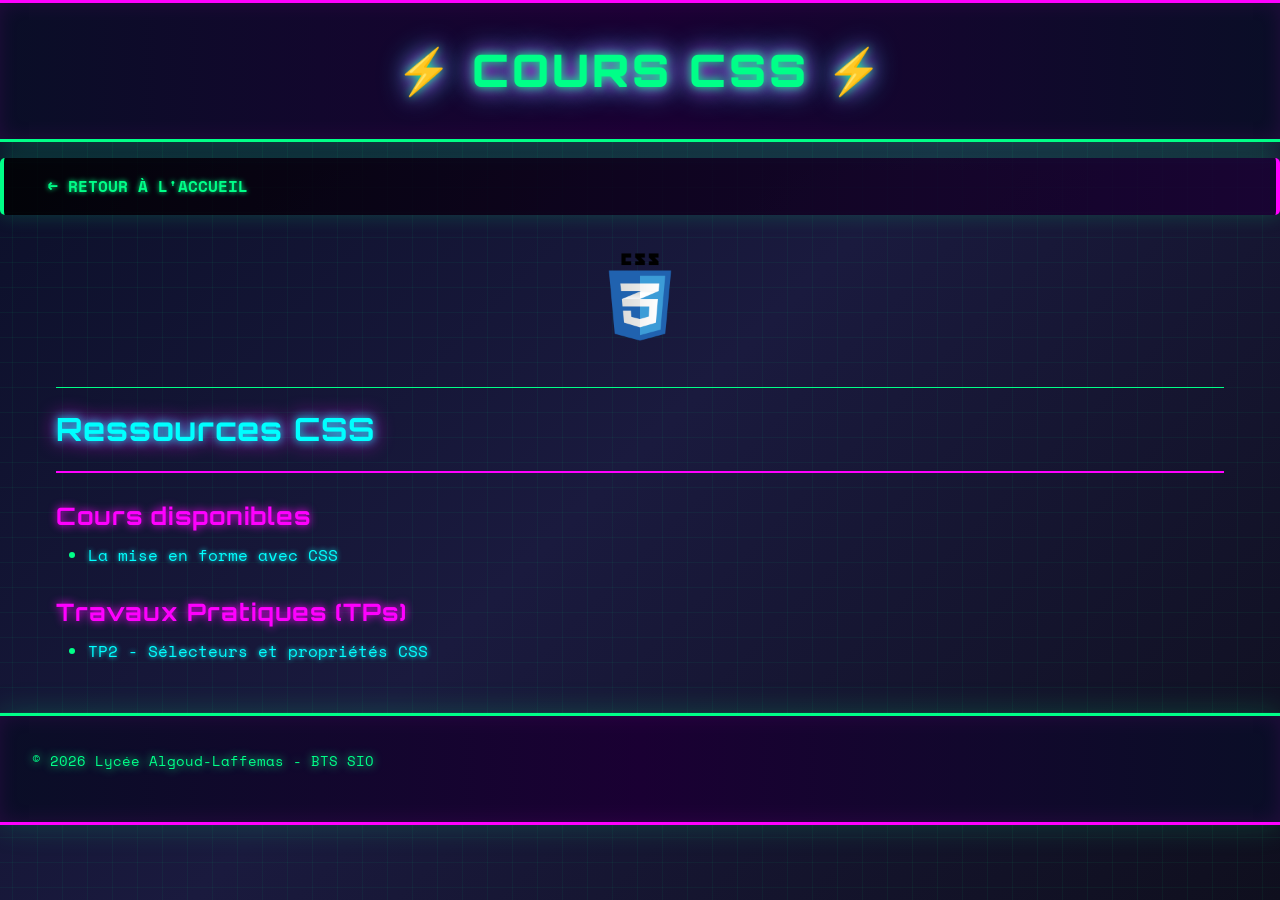
<file: tp4/Docs/css.html>
<!DOCTYPE html>
<html lang="fr">
<head>
    <meta charset="UTF-8">
    <meta name="viewport" content="width=device-width, initial-scale=1.0">
    <title>Cours CSS - Bloc1-Prog</title>
    <link rel="stylesheet" href="../Style/style.css">
</head>
<body>
    <header>
        <h1>⚡ COURS CSS ⚡</h1>
    </header>

    <nav>
        <a href="../index.html">← RETOUR À L'ACCUEIL</a>
    </nav>

    <main>
        <section>
            <div style="text-align: center; margin: 2rem 0;">
                <img src="../Image/css.png" alt="Logo CSS" style="width: 100px; height: 100px; object-fit: contain;">
            </div>

            <h2>Ressources CSS</h2>

            <h3>Cours disponibles</h3>
            <ul>
                <li><a href="cours_css.html">La mise en forme avec CSS</a></li>
            </ul>

            <h3>Travaux Pratiques (TPs)</h3>
            <ul>
                <li><a href="tp_css.html">TP2 - Sélecteurs et propriétés CSS</a></li>
            </ul>
        </section>
    </main>

    <footer>
        <p>&copy; 2026 Lycée Algoud-Laffemas - BTS SIO</p>
    </footer>
</body>
</html>
</file>
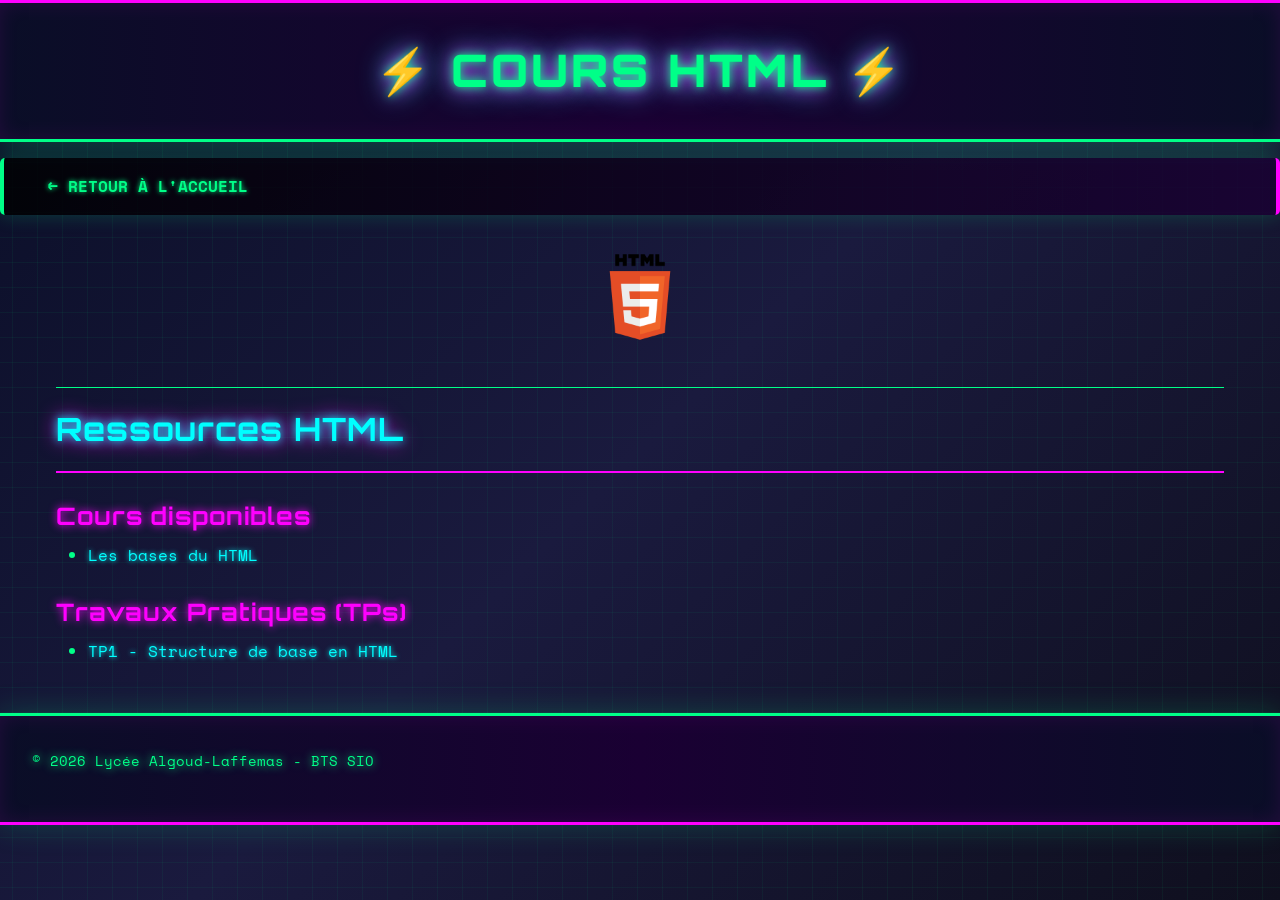
<file: tp4/Docs/html.html>
<!DOCTYPE html>
<html lang="fr">
<head>
    <meta charset="UTF-8">
    <meta name="viewport" content="width=device-width, initial-scale=1.0">
    <title>Cours HTML - Bloc1-Prog</title>
    <link rel="stylesheet" href="../Style/style.css">
</head>
<body>
    <header>
        <h1>⚡ COURS HTML ⚡</h1>
    </header>

    <nav>
        <a href="../index.html">← RETOUR À L'ACCUEIL</a>
    </nav>

    <main>
        <section>
            <div style="text-align: center; margin: 2rem 0;">
                <img src="../Image/html.png" alt="Logo HTML" style="width: 100px; height: 100px; object-fit: contain;">
            </div>

            <h2>Ressources HTML</h2>

            <h3>Cours disponibles</h3>
            <ul>
                <li><a href="cours_html.html">Les bases du HTML</a></li>
            </ul>

            <h3>Travaux Pratiques (TPs)</h3>
            <ul>
                <li><a href="tp_html.html">TP1 - Structure de base en HTML</a></li>
            </ul>
        </section>
    </main>

    <footer>
        <p>&copy; 2026 Lycée Algoud-Laffemas - BTS SIO</p>
    </footer>
</body>
</html>
</file>
<file: tp4/Style/style.css>
/* ============================================
   CYBERPUNK DARK MODE THEME - TP4 LIENS EN HTML
   ============================================ */

@import url('https://fonts.googleapis.com/css2?family=Orbitron:wght@400;700;900&family=Space+Mono:wght@400;700&display=swap');

* {
    margin: 0;
    padding: 0;
    box-sizing: border-box;
}

body {
    font-family: 'Space Mono', monospace;
    line-height: 1.6;
    color: #00ff88;
    background: linear-gradient(135deg, #0a0e27 0%, #1a1a3e 50%, #0f0f1e 100%);
    background-attachment: fixed;
    position: relative;
    overflow-x: hidden;
}

/* Effet de grille en arrière-plan */
body::before {
    content: '';
    position: fixed;
    top: 0;
    left: 0;
    width: 100%;
    height: 100%;
    background-image: 
        linear-gradient(0deg, transparent 24%, rgba(0, 255, 136, 0.05) 25%, rgba(0, 255, 136, 0.05) 26%, transparent 27%, transparent 74%, rgba(0, 255, 136, 0.05) 75%, rgba(0, 255, 136, 0.05) 76%, transparent 77%, transparent),
        linear-gradient(90deg, transparent 24%, rgba(0, 255, 136, 0.05) 25%, rgba(0, 255, 136, 0.05) 26%, transparent 27%, transparent 74%, rgba(0, 255, 136, 0.05) 75%, rgba(0, 255, 136, 0.05) 76%, transparent 77%, transparent);
    background-size: 50px 50px;
    pointer-events: none;
    z-index: 1;
}

main, header, nav, footer {
    position: relative;
    z-index: 2;
}

/* ============================================
   HEADER
   ============================================ */

header {
    background: linear-gradient(90deg, #0a0e27 0%, #1a0033 50%, #0a0e27 100%);
    border-bottom: 3px solid #00ff88;
    border-top: 3px solid #ff00ff;
    padding: 2rem;
    text-align: center;
    box-shadow: 0 0 30px rgba(0, 255, 136, 0.3), inset 0 0 20px rgba(255, 0, 255, 0.1);
    position: relative;
    overflow: hidden;
}

header::after {
    content: '';
    position: absolute;
    top: 0;
    left: -100%;
    width: 100%;
    height: 100%;
    background: linear-gradient(90deg, transparent, rgba(0, 255, 136, 0.1), transparent);
    animation: scan 8s linear infinite;
}

@keyframes scan {
    0% { left: -100%; }
    100% { left: 100%; }
}

header h1 {
    font-family: 'Orbitron', sans-serif;
    font-size: 2.8rem;
    font-weight: 900;
    color: #00ff88;
    text-shadow: 0 0 10px #00ff88, 0 0 20px #ff00ff, 0 0 30px #00ffff;
    margin: 0;
    letter-spacing: 3px;
    position: relative;
    z-index: 3;
}

/* ============================================
   TITRES
   ============================================ */

h1 {
    font-family: 'Orbitron', sans-serif;
    color: #00ff88;
    text-shadow: 0 0 10px #00ff88, 0 0 20px #ff00ff;
    font-weight: 900;
    letter-spacing: 2px;
}

h2 {
    font-family: 'Orbitron', sans-serif;
    color: #00ffff;
    font-size: 2rem;
    border-bottom: 2px solid #ff00ff;
    border-top: 1px solid #00ff88;
    padding: 1rem 0;
    margin: 2rem 0 1rem 0;
    text-shadow: 0 0 10px #00ffff, 0 0 20px #ff00ff;
    letter-spacing: 1px;
}

h3 {
    font-family: 'Orbitron', sans-serif;
    color: #ff00ff;
    font-size: 1.5rem;
    margin: 1.5rem 0 0.5rem 0;
    text-shadow: 0 0 8px #ff00ff;
    letter-spacing: 1px;
}

/* ============================================
   PARAGRAPHES ET TEXTE
   ============================================ */

p {
    margin-bottom: 1rem;
    text-align: justify;
    line-height: 1.8;
    color: #00ff88;
}

/* ============================================
   CODE
   ============================================ */

code {
    background-color: rgba(0, 0, 0, 0.8);
    color: #00ff88;
    padding: 0.2rem 0.5rem;
    border-radius: 3px;
    border: 1px solid #00ff88;
    font-family: 'Space Mono', monospace;
    font-size: 0.9rem;
    box-shadow: 0 0 10px rgba(0, 255, 136, 0.3);
}

pre {
    background: linear-gradient(135deg, rgba(0, 0, 0, 0.9) 0%, rgba(10, 14, 39, 0.9) 100%);
    color: #00ff88;
    padding: 1.5rem;
    border-radius: 5px;
    border: 2px solid #00ff88;
    border-left: 4px solid #ff00ff;
    overflow-x: auto;
    margin: 1rem 0;
    box-shadow: 0 0 20px rgba(0, 255, 136, 0.2), inset 0 0 20px rgba(0, 255, 136, 0.05);
    position: relative;
}

pre::before {
    content: '> ';
    color: #ff00ff;
    font-weight: bold;
}

pre code {
    background-color: transparent;
    color: #00ff88;
    padding: 0;
    border: none;
    box-shadow: none;
}

/* ============================================
   MAIN CONTENT
   ============================================ */

main {
    max-width: 1200px;
    margin: 2rem auto;
    padding: 0 1rem;
}

/* ============================================
   GRILLE DE COURS
   ============================================ */

.cours-grid {
    display: flex;
    justify-content: space-around;
    flex-wrap: wrap;
    gap: 2rem;
    margin: 2rem 0;
}

.cours-item {
    background: linear-gradient(135deg, rgba(26, 26, 62, 0.8) 0%, rgba(15, 15, 30, 0.8) 100%);
    border: 2px solid #00ff88;
    border-radius: 10px;
    padding: 2rem;
    text-align: center;
    box-shadow: 0 0 20px rgba(0, 255, 136, 0.2), inset 0 0 10px rgba(0, 255, 136, 0.05);
    transition: all 0.3s ease;
    width: 250px;
    position: relative;
    overflow: hidden;
}

.cours-item::before {
    content: '';
    position: absolute;
    top: -50%;
    left: -50%;
    width: 200%;
    height: 200%;
    background: linear-gradient(45deg, transparent, rgba(255, 0, 255, 0.1), transparent);
    transform: rotate(45deg);
    animation: shimmer 3s infinite;
}

@keyframes shimmer {
    0% { transform: translateX(-100%) translateY(-100%) rotate(45deg); }
    100% { transform: translateX(100%) translateY(100%) rotate(45deg); }
}

.cours-item:hover {
    border-color: #ff00ff;
    box-shadow: 0 0 30px rgba(255, 0, 255, 0.5), inset 0 0 20px rgba(255, 0, 255, 0.1);
    transform: translateY(-10px) scale(1.05);
}

.cours-item a {
    text-decoration: none;
    color: inherit;
    position: relative;
    z-index: 2;
}

.cours-item .logo {
    width: 120px;
    height: 120px;
    object-fit: contain;
    margin-bottom: 1rem;
    filter: drop-shadow(0 0 10px rgba(0, 255, 136, 0.5));
    transition: filter 0.3s ease;
}

.cours-item:hover .logo {
    filter: drop-shadow(0 0 20px rgba(255, 0, 255, 0.8));
}

.cours-item h3 {
    color: #00ff88;
    margin-top: 1rem;
    text-shadow: 0 0 10px #00ff88;
}

.cours-item:hover h3 {
    color: #ff00ff;
    text-shadow: 0 0 15px #ff00ff;
}

/* ============================================
   NAVIGATION
   ============================================ */

nav {
    background: linear-gradient(90deg, rgba(0, 0, 0, 0.8) 0%, rgba(26, 0, 51, 0.8) 100%);
    padding: 1rem;
    margin: 1rem 0;
    border-left: 4px solid #00ff88;
    border-right: 4px solid #ff00ff;
    border-radius: 5px;
    box-shadow: 0 0 20px rgba(0, 255, 136, 0.2);
}

nav a {
    color: #00ff88;
    text-decoration: none;
    margin-right: 1.5rem;
    font-weight: 700;
    transition: all 0.3s ease;
    text-shadow: 0 0 5px #00ff88;
    position: relative;
}

nav a::before {
    content: '▶ ';
    color: #ff00ff;
    margin-right: 0.5rem;
    opacity: 0;
    transition: opacity 0.3s ease;
}

nav a:hover {
    color: #ff00ff;
    text-shadow: 0 0 15px #ff00ff;
    padding-left: 10px;
}

nav a:hover::before {
    opacity: 1;
}

/* ============================================
   LISTES
   ============================================ */

ul, ol {
    margin-left: 2rem;
    margin-bottom: 1rem;
}

li {
    margin-bottom: 0.8rem;
    color: #00ff88;
}

a {
    color: #00ffff;
    text-decoration: none;
    transition: all 0.3s ease;
    text-shadow: 0 0 5px #00ffff;
    position: relative;
}

a::after {
    content: '';
    position: absolute;
    bottom: -2px;
    left: 0;
    width: 0;
    height: 2px;
    background: linear-gradient(90deg, #00ffff, #ff00ff);
    transition: width 0.3s ease;
}

a:hover {
    color: #ff00ff;
    text-shadow: 0 0 15px #ff00ff;
}

a:hover::after {
    width: 100%;
}

/* ============================================
   SOMMAIRE INTERNE
   ============================================ */

.sommaire-interne {
    background: linear-gradient(135deg, rgba(0, 0, 0, 0.8) 0%, rgba(26, 0, 51, 0.6) 100%);
    padding: 1.5rem;
    border-left: 4px solid #00ff88;
    border-top: 2px solid #ff00ff;
    border-bottom: 2px solid #ff00ff;
    margin: 2rem 0;
    border-radius: 5px;
    box-shadow: 0 0 25px rgba(0, 255, 136, 0.2), inset 0 0 15px rgba(255, 0, 255, 0.05);
}

.sommaire-interne h2 {
    margin-top: 0;
    color: #00ffff;
}

.sommaire-interne ul {
    list-style-type: none;
    margin-left: 0;
}

.sommaire-interne li {
    margin-bottom: 0.8rem;
}

.sommaire-interne a {
    color: #00ff88;
    font-weight: 500;
    text-shadow: 0 0 5px #00ff88;
}

.sommaire-interne a:hover {
    color: #ff00ff;
    text-shadow: 0 0 15px #ff00ff;
}

/* ============================================
   RETOUR AU SOMMAIRE
   ============================================ */

.back-to-top {
    display: inline-block;
    margin: 1rem 0;
    padding: 0.7rem 1.5rem;
    background: linear-gradient(90deg, rgba(0, 255, 136, 0.1) 0%, rgba(255, 0, 255, 0.1) 100%);
    color: #00ff88;
    border: 2px solid #00ff88;
    border-radius: 5px;
    font-size: 0.9rem;
    transition: all 0.3s ease;
    font-weight: 700;
    text-shadow: 0 0 5px #00ff88;
    cursor: pointer;
}

.back-to-top:hover {
    background: linear-gradient(90deg, rgba(0, 255, 136, 0.3) 0%, rgba(255, 0, 255, 0.3) 100%);
    border-color: #ff00ff;
    color: #ff00ff;
    box-shadow: 0 0 20px rgba(255, 0, 255, 0.5);
    text-shadow: 0 0 15px #ff00ff;
}

/* ============================================
   SECTION DE RESSOURCES
   ============================================ */

.ressources {
    background: linear-gradient(135deg, rgba(0, 0, 0, 0.9) 0%, rgba(26, 0, 51, 0.8) 100%);
    padding: 2rem;
    border-radius: 10px;
    margin: 2rem 0;
    border: 2px solid #ff00ff;
    box-shadow: 0 0 30px rgba(255, 0, 255, 0.3), inset 0 0 20px rgba(255, 0, 255, 0.05);
}

.ressources h3 {
    color: #00ffff;
    border-bottom: 2px solid #00ff88;
    padding-bottom: 0.5rem;
    text-shadow: 0 0 10px #00ffff;
}

.ressources a {
    display: inline-block;
    margin-right: 1.5rem;
    margin-bottom: 1rem;
    padding: 0.8rem 1.5rem;
    background: linear-gradient(90deg, #00ff88 0%, #00ffff 100%);
    color: #000;
    border-radius: 5px;
    transition: all 0.3s ease;
    font-weight: 700;
    box-shadow: 0 0 15px rgba(0, 255, 136, 0.5);
    text-shadow: none;
}

.ressources a:hover {
    background: linear-gradient(90deg, #ff00ff 0%, #00ffff 100%);
    box-shadow: 0 0 25px rgba(255, 0, 255, 0.8);
    transform: translateY(-3px);
}

.ressources a::after {
    display: none;
}

/* ============================================
   FOOTER
   ============================================ */

footer {
    background: linear-gradient(90deg, #0a0e27 0%, #1a0033 50%, #0a0e27 100%);
    color: #00ff88;
    text-align: center;
    padding: 2rem;
    margin-top: 3rem;
    font-size: 0.9rem;
    border-top: 3px solid #00ff88;
    border-bottom: 3px solid #ff00ff;
    box-shadow: 0 0 30px rgba(0, 255, 136, 0.2), inset 0 0 20px rgba(255, 0, 255, 0.1);
    text-shadow: 0 0 10px #00ff88;
}

/* ============================================
   TABLES
   ============================================ */

table {
    border-collapse: collapse;
    width: 100%;
    margin: 1rem 0;
    background: rgba(0, 0, 0, 0.8);
    border: 2px solid #00ff88;
    box-shadow: 0 0 20px rgba(0, 255, 136, 0.2);
}

table tr {
    border: 1px solid #00ff88;
}

table td {
    border: 1px solid #00ff88;
    padding: 0.8rem;
    color: #00ff88;
    text-align: center;
}

table tr:hover {
    background-color: rgba(0, 255, 136, 0.1);
}

/* ============================================
   RESPONSIVE
   ============================================ */

@media (max-width: 768px) {
    header h1 {
        font-size: 1.8rem;
    }

    h2 {
        font-size: 1.5rem;
    }

    .cours-grid {
        flex-direction: column;
        align-items: center;
    }

    .cours-item {
        width: 100%;
        max-width: 300px;
    }

    nav a {
        display: block;
        margin-bottom: 0.5rem;
    }

    pre {
        font-size: 0.8rem;
        padding: 1rem;
    }
}

/* ============================================
   ANIMATIONS SUPPLÉMENTAIRES
   ============================================ */

@keyframes glow {
    0%, 100% { text-shadow: 0 0 10px #00ff88; }
    50% { text-shadow: 0 0 20px #00ff88, 0 0 30px #ff00ff; }
}

@keyframes pulse {
    0%, 100% { opacity: 1; }
    50% { opacity: 0.8; }
}

h1 {
    animation: glow 3s ease-in-out infinite;
}
</file>
<file: tp6/style.css>
html, body {
      width: 100%;
      height: 100%;
      min-width: 600px;
      margin: 0;
      padding: 0;
      box-sizing: border-box;
      font-family: 'Segoe UI', Tahoma, Geneva, Verdana, sans-serif;
      background: #f0f4f8;
    }

    h1 {
      text-align: center;
      color: #2c3e50;
      margin: 20px 0 10px;
      font-size: 2rem;
      letter-spacing: 2px;
    }

    p.instructions {
      text-align: center;
      color: #555;
      font-size: 0.95rem;
      margin-bottom: 20px;
    }


    .memory-grid {
      display: grid;
      grid-template-columns: repeat(5, 1fr);
      gap: 12px;
      max-width: 700px;
      margin: 0 auto;
      padding: 20px;
    }


    .card {
      position: relative;
      aspect-ratio: 1 / 1;
      cursor: pointer;
      border-radius: 10px;
      overflow: hidden;
      box-shadow: 0 4px 12px rgba(0,0,0,0.15);
      transition: transform 0.2s ease;
    }

    .card:hover {
      transform: scale(1.05);
    }

    .card .face-cachee {
      position: absolute;
      inset: 0;
      background: linear-gradient(135deg, #00ccff, #7700ff);
      display: flex;
      align-items: center;
      justify-content: center;
      z-index: 2;
      transition: opacity 0.4s ease;
      border-radius: 10px;
    }

    .card .face-cachee::after {
      content: "?";
      font-size: 2.5rem;
      color: rgba(255,255,255,0.7);
      font-weight: bold;
    }


    .card:hover .face-cachee {
      background: linear-gradient(135deg, #ffe600, #ff1900);
    }


    .card img {
      width: 100%;
      height: 100%;
      object-fit: cover;
      display: block;
      border: solid 1px black; 
    }


    .card input[type="checkbox"] {
      display: none;
    }


    .card input[type="checkbox"]:checked ~ .face-cachee {
      opacity: 0;
      pointer-events: none;
    }


    .card label {
      position: absolute;
      inset: 0;
      z-index: 3;
      cursor: pointer;
      border-radius: 10px;
    }


    .card input[type="checkbox"]:checked ~ label {
      pointer-events: none;
    }

    footer {
      text-align: center;
      padding: 20px;
      color: #aaa;
      font-size: 0.8rem;
    }
</file>
<file: tp3/style.css>
*{box-sizing:border-box}
body{margin:0;font-family:Arial;background:#f6f8fa}
.page{max-width:980px;margin:24px auto;background:#fff;box-shadow:0 10px 30px rgba(0,0,0,.08)}
header{background:#0b3b55;color:#fff;padding:34px;text-align:center}
header h1{margin:0;font-size:40px;letter-spacing:.25em;color:#f29a2e}
header h2{margin:12px 0 0;font-size:16px;letter-spacing:.35em}
main{display:grid;grid-template-columns:1.35fr 1fr}
.col-left{padding:28px;border-right:3px solid #0b3b55}
.col-right{padding:28px}
.titre-section{font-size:18px;letter-spacing:.35em;font-weight:800}
.bloc{margin-bottom:16px;padding-bottom:16px;border-bottom:2px solid rgba(11,59,85,.20)}
.periode{font-weight:800;color:#0b3b55}
.intitule{font-weight:800;text-transform:uppercase}
.lieu{color:#6b7b86}
ul{list-style:none;padding:0}
</file>
